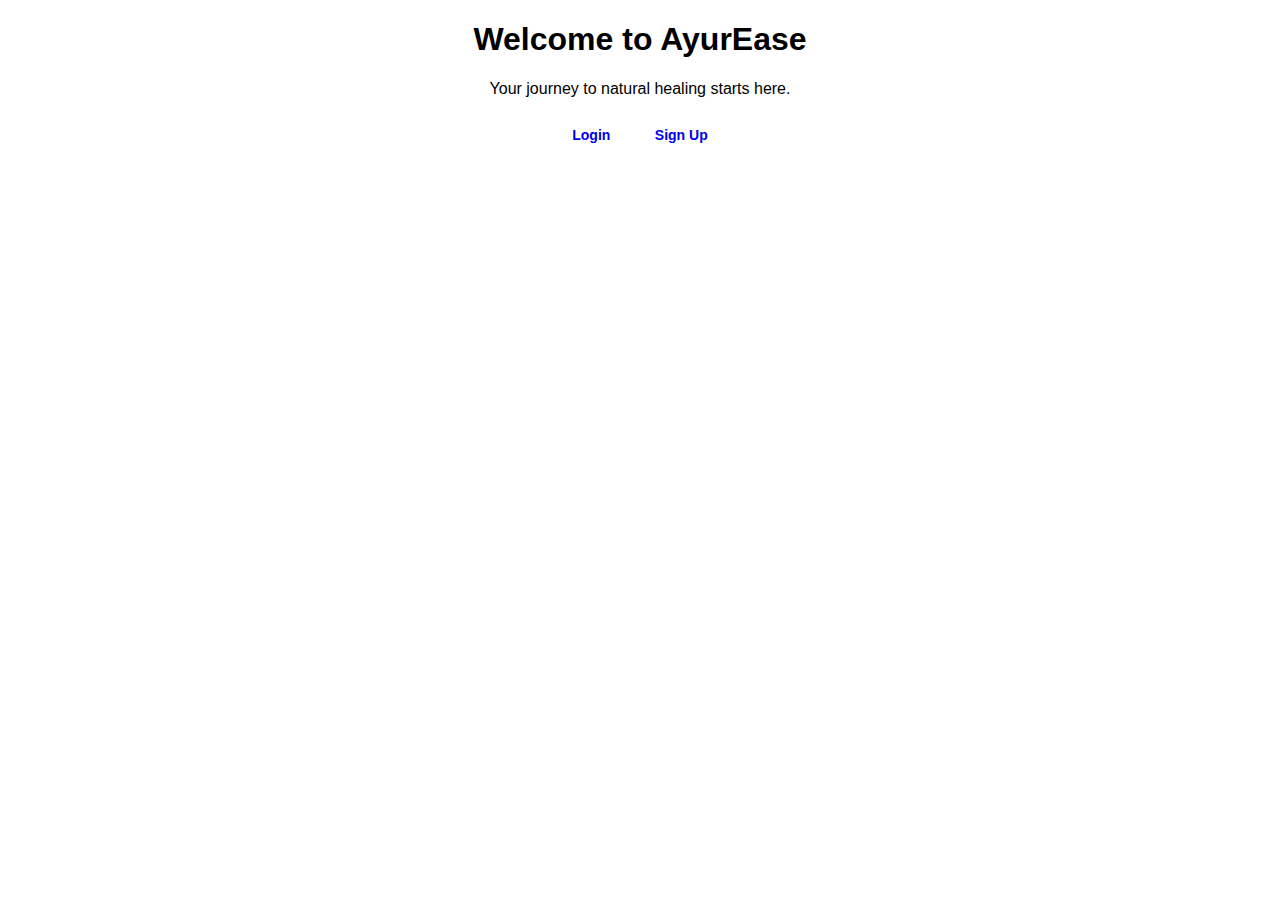
<file: index.html>
<!DOCTYPE html>
<html lang="en">
<head>
    <meta charset="UTF-8">
    <meta name="viewport" content="width=device-width, initial-scale=1.0">
    <title>AyurEase - Home</title>
    <link rel="stylesheet" href="styles.css">
</head>
<body>

    <div class="container">
        <h1>Welcome to AyurEase</h1>
        <p>Your journey to natural healing starts here.</p>
        <a href="login.html" class="btn">Login</a>
        <a href="signup.html" class="btn">Sign Up</a>
    </div>

</body>
</html>
</file>
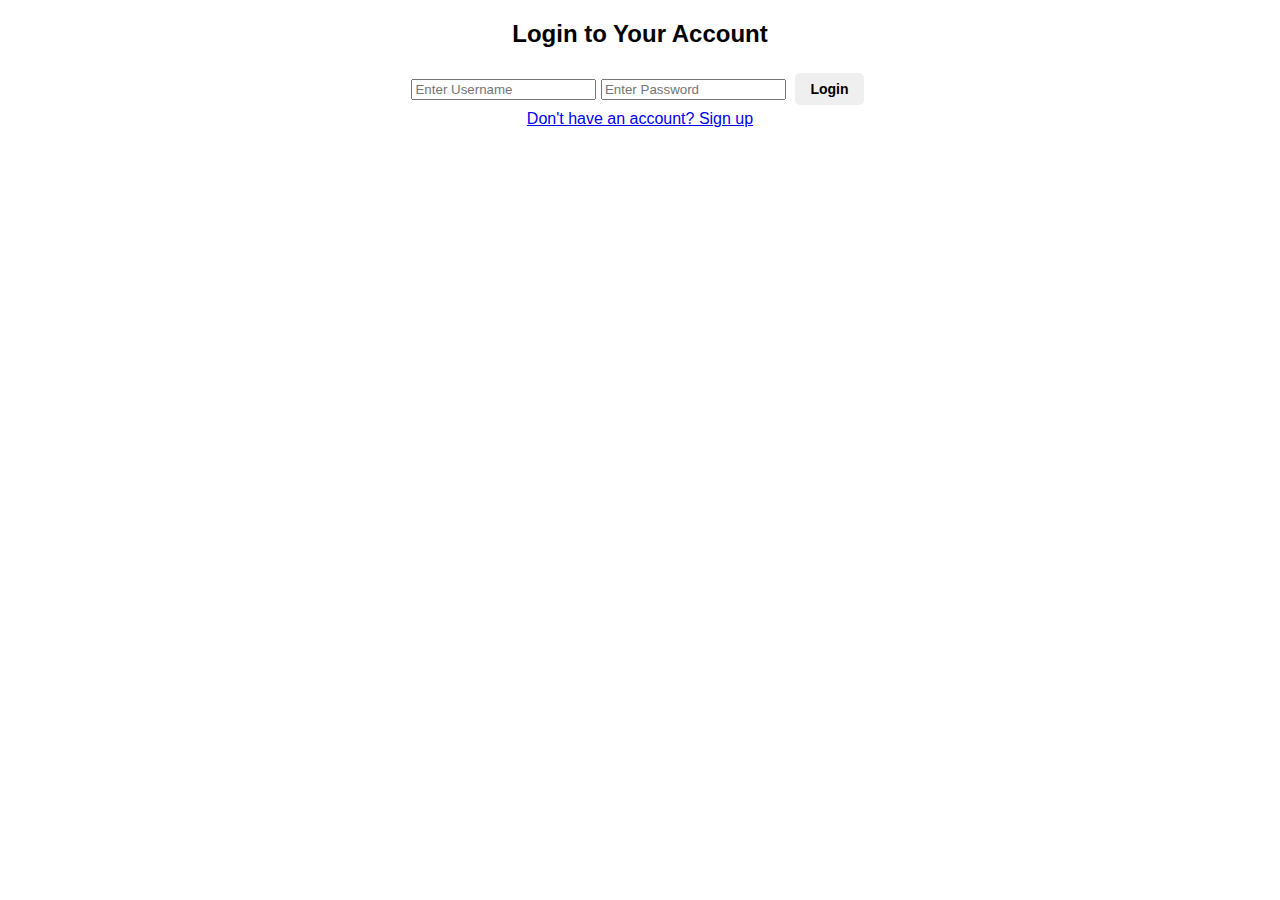
<file: category.html>
<!DOCTYPE html>
<html lang="en">
<head>
    <meta charset="UTF-8">
    <meta name="viewport" content="width=device-width, initial-scale=1.0">
    <title>AyurEase - Remedies</title>
    <link rel="stylesheet" href="styles.css">
</head>
<body>

    <script>
        document.addEventListener("DOMContentLoaded", function () {
            let loggedInUser = localStorage.getItem("loggedInUser");
            if (!loggedInUser) {
                window.location.href = "login.html"; 
            }
        });
    </script>

    <header>
        <h1>AyurEase - Ayurvedic Remedies</h1>
        <nav>
            <button class="btn category-btn" onclick="window.location.href='category.html'">🏠 Home</button>  
            <button class="btn logout-btn" id="logout-link">🚪 Logout</button>
        </nav>
    </header>

    <section class="categories">
        <h2>Categories</h2>
        <div class="category-list">
            <button class="category-btn" onclick="window.location.href='remedy_digestion.html'">Digestion Remedies</button>
            <button class="category-btn" onclick="window.location.href='remedy_skin.html'">Skin Care Remedies</button>
            <button class="category-btn" onclick="window.location.href='remedy_hair.html'">Hair Care Remedies</button>
            <button class="category-btn" onclick="window.location.href='remedy_mental.html'">Mental Health Remedies</button>
            <button class="category-btn" onclick="window.location.href='remedy_sleep.html'">Sleep Remedies</button>
            <button class="category-btn" onclick="window.location.href='remedy_bone.html'">Bone Health Remedies</button>
            <button class="category-btn" onclick="window.location.href='remedy_respiratory.html'">Respiratory Remedies</button>
            <button class="category-btn" onclick="window.location.href='remedy_immunity.html'">Immunity Boosting Remedies</button>
        </div>
    </section>

    <script>
        document.getElementById("logout-link").addEventListener("click", function () {
            localStorage.removeItem("loggedInUser");
            window.location.href = "login.html"; 
        });
    </script>

</body>
</html>
</file>
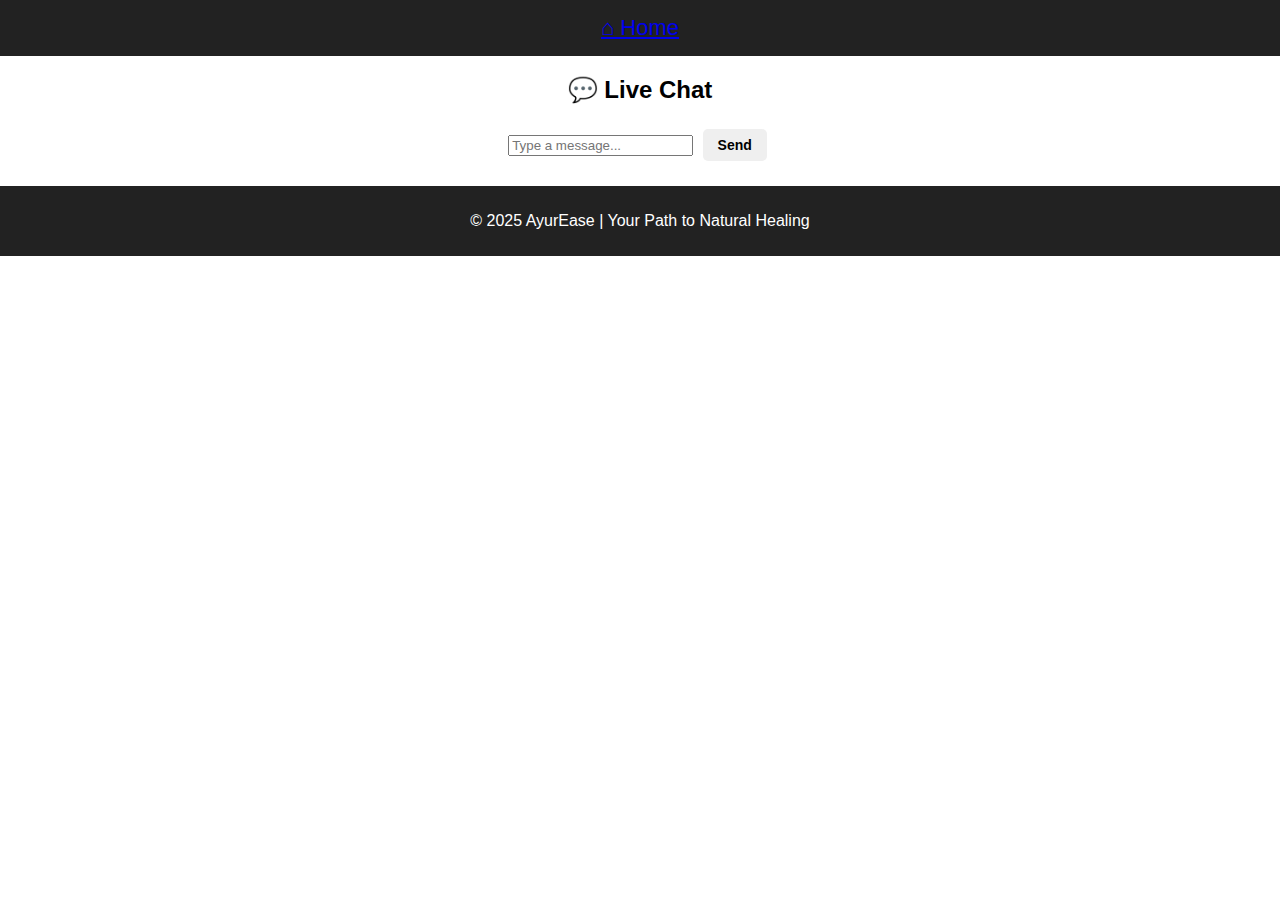
<file: chat.html>
<!DOCTYPE html>
<html lang="en">
<head>
    <meta charset="UTF-8">
    <meta name="viewport" content="width=device-width, initial-scale=1.0">
    <title>AyurEase - Live Chat</title>
    <link rel="stylesheet" href="styles.css">
</head>
<body>
    <header>
        <nav>
            <a href="index.html" class="button home">&#8962; Home</a>
        </nav>
    </header>

    <section id="chat-box">
        <h2>💬 Live Chat</h2>
        <div id="messages"></div>
        <input type="text" id="messageInput" placeholder="Type a message...">
        <button onclick="sendMessage()">Send</button>
    </section>

    <footer>
        <p>&copy; 2025 AyurEase | Your Path to Natural Healing</p>
    </footer>

    <script>
        function loadMessages() {
            let messagesContainer = document.getElementById("messages");
            messagesContainer.innerHTML = "";
            let messages = JSON.parse(localStorage.getItem("chatMessages")) || [];
            messages.forEach(msg => {
                let messageContainer = document.createElement("p");
                messageContainer.textContent = msg;
                messagesContainer.appendChild(messageContainer);
            });
            messagesContainer.scrollTop = messagesContainer.scrollHeight;
        }

        function sendMessage() {
            let input = document.getElementById("messageInput");
            let message = input.value.trim();
            if (message !== "") {
                let messages = JSON.parse(localStorage.getItem("chatMessages")) || [];
                messages.push(message);
                localStorage.setItem("chatMessages", JSON.stringify(messages));
                input.value = "";
                loadMessages();
            }
        }

        document.addEventListener("DOMContentLoaded", loadMessages);
    </script>
</body>
</html>
</file>
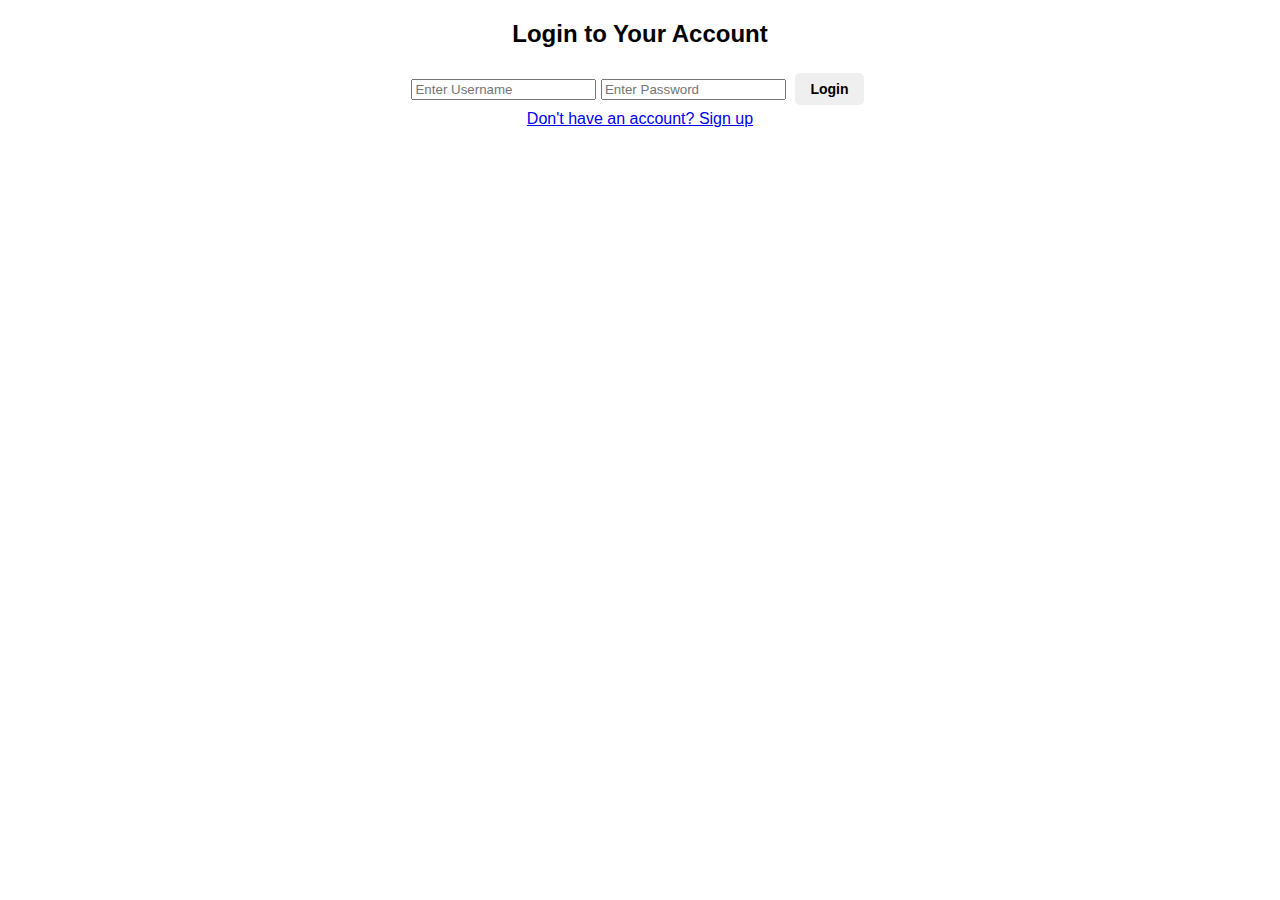
<file: login.html>
<!DOCTYPE html>
<html lang="en">
<head>
    <meta charset="UTF-8">
    <meta name="viewport" content="width=device-width, initial-scale=1.0">
    <title>Login - AyurEase</title>
    <link rel="stylesheet" href="styles.css">
</head>
<body>

    <div class="container">
        <h2>Login to Your Account</h2>
        <form id="login-form">
            <input type="text" id="login-username" placeholder="Enter Username" required>
            <input type="password" id="login-password" placeholder="Enter Password" required>
            <button type="submit" class="btn">Login</button>
        </form>
        <a href="signup.html" class="btn-link">Don't have an account? Sign up</a>
    </div>

    <script src="login.js"></script>

</body>
</html>
</file>
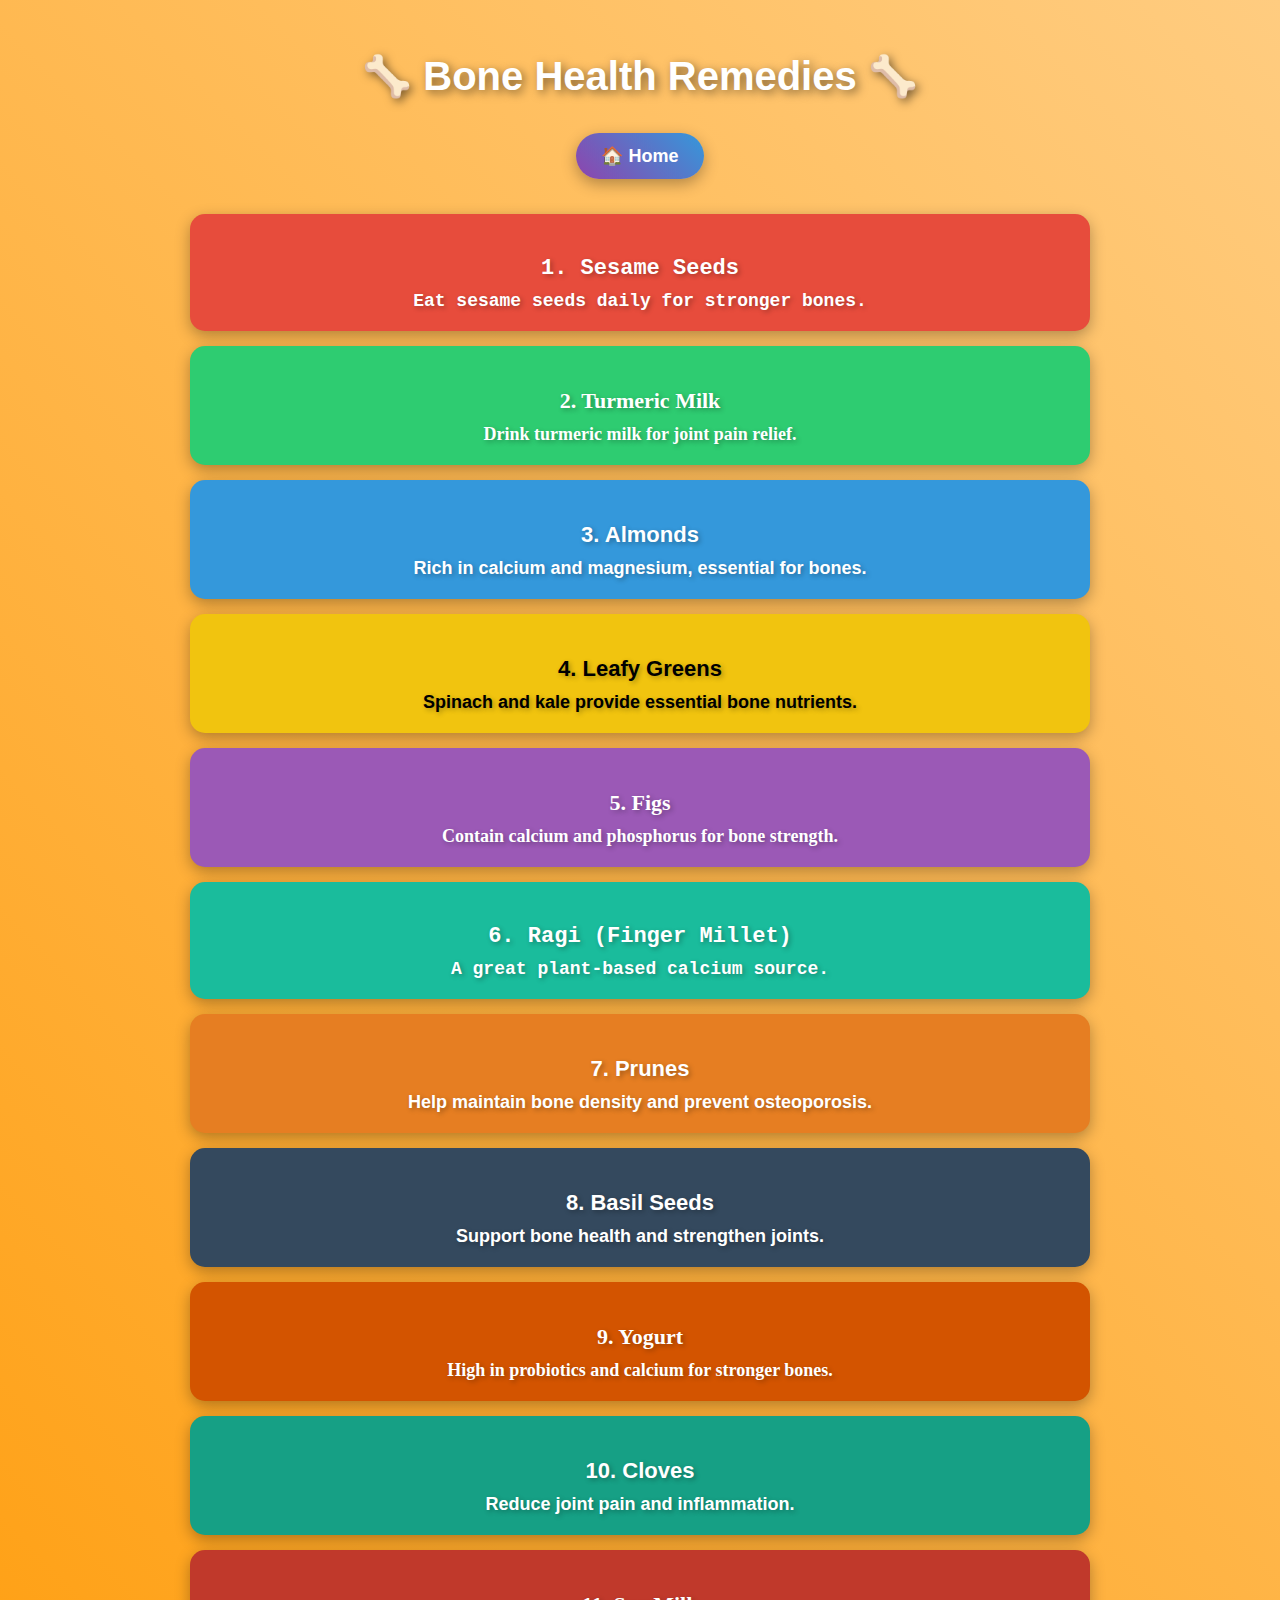
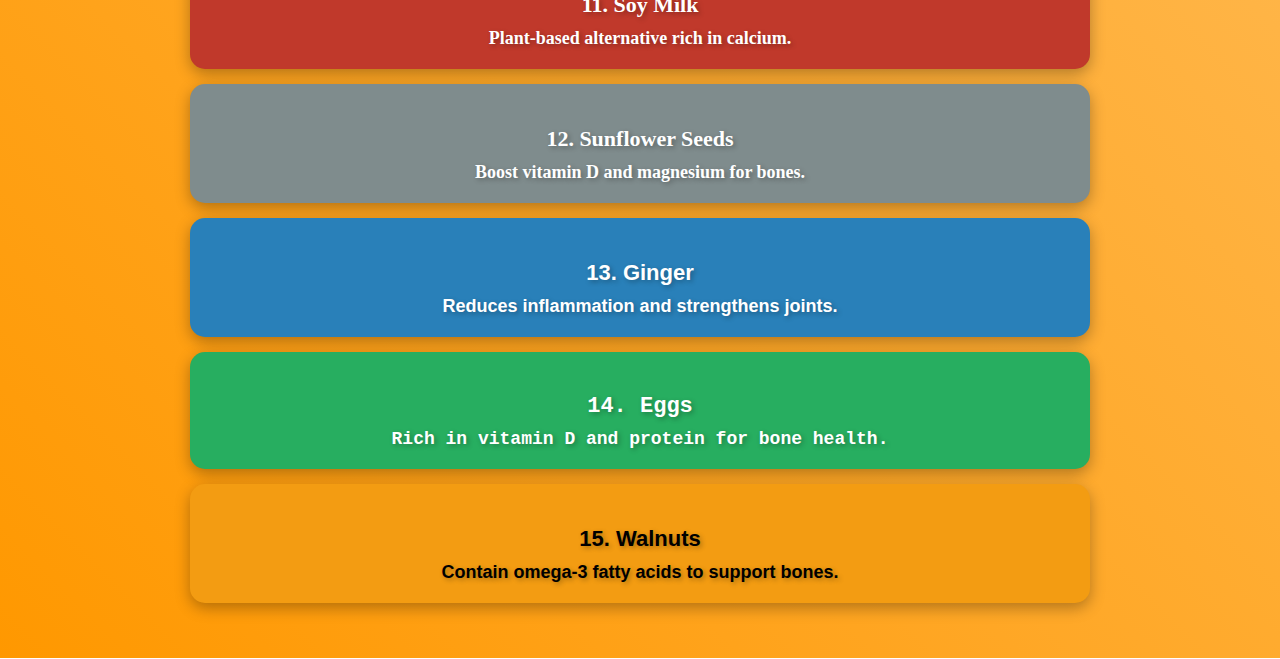
<file: remedy_bone.html>
<!DOCTYPE html>
<html lang="en">
<head>
    <meta charset="UTF-8">
    <meta name="viewport" content="width=device-width, initial-scale=1.0">
    <title>Bone Health Remedies</title>
    <link rel="stylesheet" href="styles.css">
    <style>
        body {
            background: linear-gradient(45deg, #ff9800, #ffcc80);
            font-family: 'Arial', sans-serif;
            text-align: center;
            padding: 20px;
            color: white;
        }
        h2 {
            font-size: 2.5rem;
            text-shadow: 3px 3px 10px rgba(0, 0, 0, 0.5);
        }
        .home {
            display: inline-block;
            background: linear-gradient(45deg, #8e44ad, #3498db);
            color: white;
            padding: 12px 25px;
            text-decoration: none;
            border-radius: 30px;
            font-weight: bold;
            font-size: 18px;
            box-shadow: 0px 5px 15px rgba(0, 0, 0, 0.3);
            transition: 0.3s;
        }
        .home:hover {
            background: linear-gradient(45deg, #3498db, #8e44ad);
            transform: scale(1.05);
        }
        .remedy-container {
            max-width: 900px;
            margin: auto;
            padding: 20px;
        }
        .remedy {
            padding: 20px;
            margin: 15px 0;
            border-radius: 15px;
            box-shadow: 0px 5px 15px rgba(0, 0, 0, 0.3);
            text-align: center;
            font-size: 18px;
            font-weight: bold;
            color: white;
            transition: 0.3s;
            transform: scale(1);
            text-shadow: 2px 2px 5px rgba(0, 0, 0, 0.3);
        }
        .remedy:hover {
            transform: scale(1.05);
            box-shadow: 0px 10px 20px rgba(0, 0, 0, 0.5);
        }
        /* Different styles for each remedy */
        .remedy:nth-child(1) { background: #e74c3c; font-family: 'Courier New', monospace; } 
        .remedy:nth-child(2) { background: #2ecc71; font-family: 'Georgia', serif; }
        .remedy:nth-child(3) { background: #3498db; font-family: 'Verdana', sans-serif; }
        .remedy:nth-child(4) { background: #f1c40f; color: black; font-family: 'Trebuchet MS', sans-serif; }
        .remedy:nth-child(5) { background: #9b59b6; font-family: 'Comic Sans MS', cursive; }
        .remedy:nth-child(6) { background: #1abc9c; font-family: 'Lucida Console', monospace; }
        .remedy:nth-child(7) { background: #e67e22; font-family: 'Arial Black', sans-serif; }
        .remedy:nth-child(8) { background: #34495e; font-family: 'Tahoma', sans-serif; }
        .remedy:nth-child(9) { background: #d35400; font-family: 'Times New Roman', serif; }
        .remedy:nth-child(10) { background: #16a085; font-family: 'Impact', sans-serif; }
        .remedy:nth-child(11) { background: #c0392b; font-family: 'Garamond', serif; }
        .remedy:nth-child(12) { background: #7f8c8d; font-family: 'Palatino Linotype', serif; }
        .remedy:nth-child(13) { background: #2980b9; font-family: 'Franklin Gothic Medium', sans-serif; }
        .remedy:nth-child(14) { background: #27ae60; font-family: 'Courier', monospace; }
        .remedy:nth-child(15) { background: #f39c12; color: black; font-family: 'Century Gothic', sans-serif; }

        .remedy h3 {
            margin-bottom: 10px;
            font-size: 22px;
        }
        .remedy p {
            margin: 0;
            font-size: 18px;
        }
    </style>
</head>
<body>
    <h2>🦴 Bone Health Remedies 🦴</h2>
    <a href="index.html" class="home">🏠 Home</a>

    <div class="remedy-container">
        <div class="remedy">
            <h3>1. Sesame Seeds</h3>
            <p>Eat sesame seeds daily for stronger bones.</p>
        </div>

        <div class="remedy">
            <h3>2. Turmeric Milk</h3>
            <p>Drink turmeric milk for joint pain relief.</p>
        </div>

        <div class="remedy">
            <h3>3. Almonds</h3>
            <p>Rich in calcium and magnesium, essential for bones.</p>
        </div>

        <div class="remedy">
            <h3>4. Leafy Greens</h3>
            <p>Spinach and kale provide essential bone nutrients.</p>
        </div>

        <div class="remedy">
            <h3>5. Figs</h3>
            <p>Contain calcium and phosphorus for bone strength.</p>
        </div>

        <div class="remedy">
            <h3>6. Ragi (Finger Millet)</h3>
            <p>A great plant-based calcium source.</p>
        </div>

        <div class="remedy">
            <h3>7. Prunes</h3>
            <p>Help maintain bone density and prevent osteoporosis.</p>
        </div>

        <div class="remedy">
            <h3>8. Basil Seeds</h3>
            <p>Support bone health and strengthen joints.</p>
        </div>

        <div class="remedy">
            <h3>9. Yogurt</h3>
            <p>High in probiotics and calcium for stronger bones.</p>
        </div>

        <div class="remedy">
            <h3>10. Cloves</h3>
            <p>Reduce joint pain and inflammation.</p>
        </div>

        <div class="remedy">
            <h3>11. Soy Milk</h3>
            <p>Plant-based alternative rich in calcium.</p>
        </div>

        <div class="remedy">
            <h3>12. Sunflower Seeds</h3>
            <p>Boost vitamin D and magnesium for bones.</p>
        </div>

        <div class="remedy">
            <h3>13. Ginger</h3>
            <p>Reduces inflammation and strengthens joints.</p>
        </div>

        <div class="remedy">
            <h3>14. Eggs</h3>
            <p>Rich in vitamin D and protein for bone health.</p>
        </div>

        <div class="remedy">
            <h3>15. Walnuts</h3>
            <p>Contain omega-3 fatty acids to support bones.</p>
        </div>
    </div>
</body>
</html>
</file>
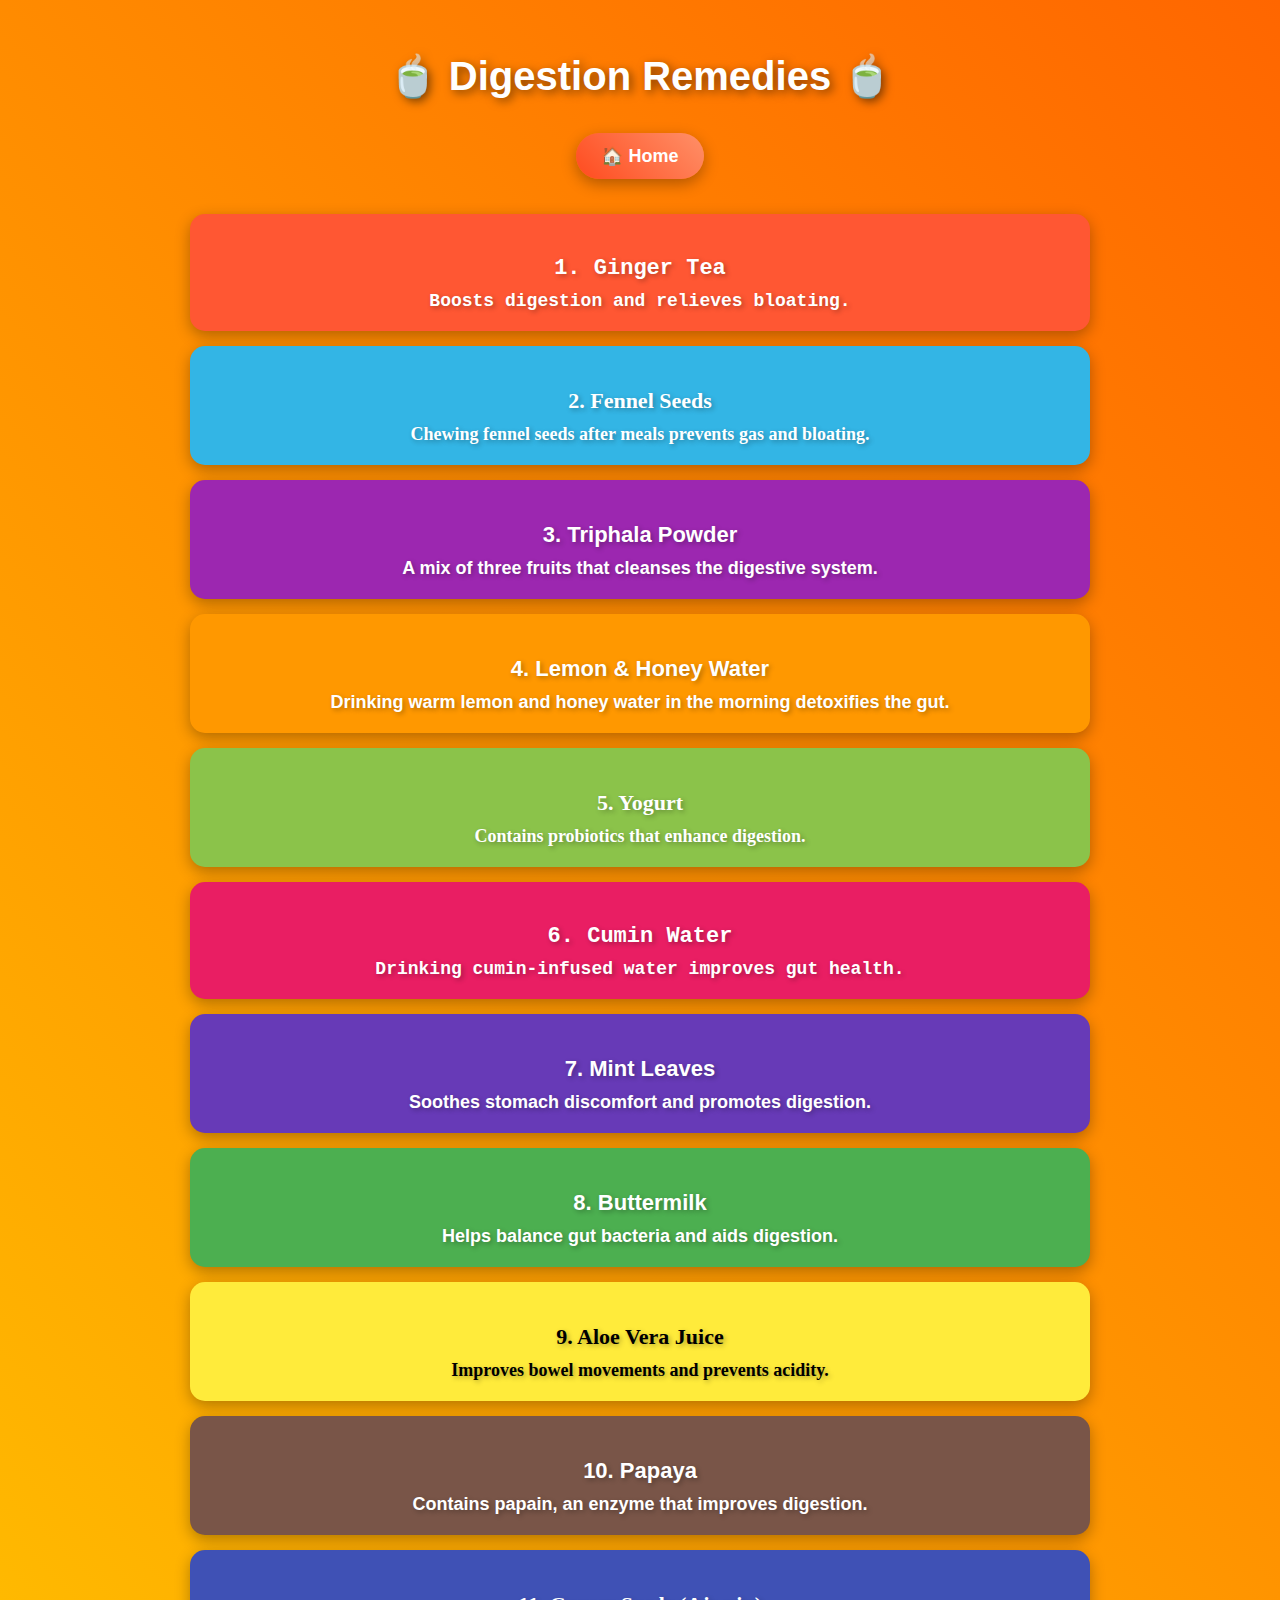
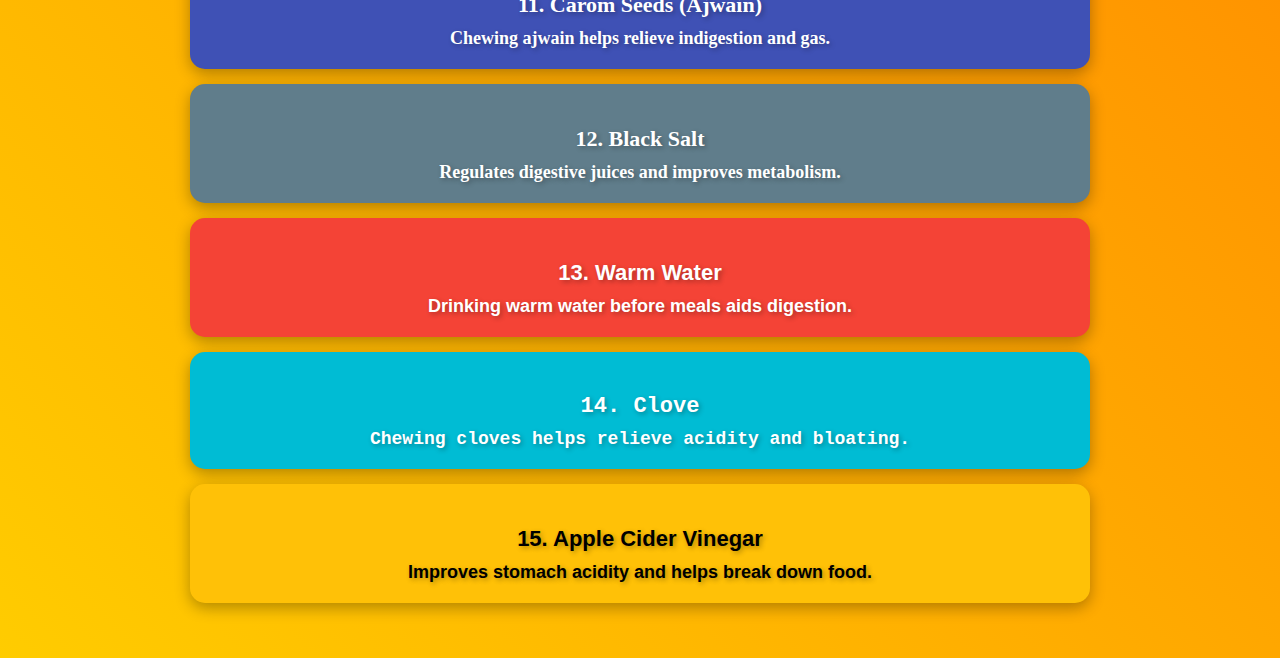
<file: remedy_digestion.html>
<!DOCTYPE html>
<html lang="en">
<head>
    <meta charset="UTF-8">
    <meta name="viewport" content="width=device-width, initial-scale=1.0">
    <title>Digestion Remedies</title>
    <link rel="stylesheet" href="styles.css">
    <style>
        body {
            background: linear-gradient(45deg, #ffcc00, #ff6600);
            font-family: 'Arial', sans-serif;
            text-align: center;
            padding: 20px;
            color: white;
        }
        h2 {
            font-size: 2.5rem;
            text-shadow: 3px 3px 10px rgba(0, 0, 0, 0.5);
        }
        .home {
            display: inline-block;
            background: linear-gradient(45deg, #ff4b1f, #ff9068);
            color: white;
            padding: 12px 25px;
            text-decoration: none;
            border-radius: 30px;
            font-weight: bold;
            font-size: 18px;
            box-shadow: 0px 5px 15px rgba(0, 0, 0, 0.3);
            transition: 0.3s;
        }
        .home:hover {
            background: linear-gradient(45deg, #ff9068, #ff4b1f);
            transform: scale(1.05);
        }
        .remedy-container {
            max-width: 900px;
            margin: auto;
            padding: 20px;
        }
        .remedy {
            padding: 20px;
            margin: 15px 0;
            border-radius: 15px;
            box-shadow: 0px 5px 15px rgba(0, 0, 0, 0.3);
            text-align: center;
            font-size: 18px;
            font-weight: bold;
            color: white;
            transition: 0.3s;
            transform: scale(1);
            text-shadow: 2px 2px 5px rgba(0, 0, 0, 0.3);
        }
        .remedy:hover {
            transform: scale(1.05);
            box-shadow: 0px 10px 20px rgba(0, 0, 0, 0.5);
        }
        /* Different styles for each remedy */
        .remedy:nth-child(1) { background: #ff5733; font-family: 'Courier New', monospace; } 
        .remedy:nth-child(2) { background: #33b5e5; font-family: 'Georgia', serif; }
        .remedy:nth-child(3) { background: #9c27b0; font-family: 'Verdana', sans-serif; }
        .remedy:nth-child(4) { background: #ff9800; font-family: 'Trebuchet MS', sans-serif; }
        .remedy:nth-child(5) { background: #8bc34a; font-family: 'Comic Sans MS', cursive; }
        .remedy:nth-child(6) { background: #e91e63; font-family: 'Lucida Console', monospace; }
        .remedy:nth-child(7) { background: #673ab7; font-family: 'Arial Black', sans-serif; }
        .remedy:nth-child(8) { background: #4caf50; font-family: 'Tahoma', sans-serif; }
        .remedy:nth-child(9) { background: #ffeb3b; color: black; font-family: 'Times New Roman', serif; }
        .remedy:nth-child(10) { background: #795548; font-family: 'Impact', sans-serif; }
        .remedy:nth-child(11) { background: #3f51b5; font-family: 'Garamond', serif; }
        .remedy:nth-child(12) { background: #607d8b; font-family: 'Palatino Linotype', serif; }
        .remedy:nth-child(13) { background: #f44336; font-family: 'Franklin Gothic Medium', sans-serif; }
        .remedy:nth-child(14) { background: #00bcd4; font-family: 'Courier', monospace; }
        .remedy:nth-child(15) { background: #ffc107; color: black; font-family: 'Century Gothic', sans-serif; }

        .remedy h3 {
            margin-bottom: 10px;
            font-size: 22px;
        }
        .remedy p {
            margin: 0;
            font-size: 18px;
        }
    </style>
</head>
<body>
    <h2>🍵 Digestion Remedies 🍵</h2>
    <a href="index.html" class="home">🏠 Home</a>

    <div class="remedy-container">
        <div class="remedy">
            <h3>1. Ginger Tea</h3>
            <p>Boosts digestion and relieves bloating.</p>
        </div>

        <div class="remedy">
            <h3>2. Fennel Seeds</h3>
            <p>Chewing fennel seeds after meals prevents gas and bloating.</p>
        </div>

        <div class="remedy">
            <h3>3. Triphala Powder</h3>
            <p>A mix of three fruits that cleanses the digestive system.</p>
        </div>

        <div class="remedy">
            <h3>4. Lemon & Honey Water</h3>
            <p>Drinking warm lemon and honey water in the morning detoxifies the gut.</p>
        </div>

        <div class="remedy">
            <h3>5. Yogurt</h3>
            <p>Contains probiotics that enhance digestion.</p>
        </div>

        <div class="remedy">
            <h3>6. Cumin Water</h3>
            <p>Drinking cumin-infused water improves gut health.</p>
        </div>

        <div class="remedy">
            <h3>7. Mint Leaves</h3>
            <p>Soothes stomach discomfort and promotes digestion.</p>
        </div>

        <div class="remedy">
            <h3>8. Buttermilk</h3>
            <p>Helps balance gut bacteria and aids digestion.</p>
        </div>

        <div class="remedy">
            <h3>9. Aloe Vera Juice</h3>
            <p>Improves bowel movements and prevents acidity.</p>
        </div>

        <div class="remedy">
            <h3>10. Papaya</h3>
            <p>Contains papain, an enzyme that improves digestion.</p>
        </div>

        <div class="remedy">
            <h3>11. Carom Seeds (Ajwain)</h3>
            <p>Chewing ajwain helps relieve indigestion and gas.</p>
        </div>

        <div class="remedy">
            <h3>12. Black Salt</h3>
            <p>Regulates digestive juices and improves metabolism.</p>
        </div>

        <div class="remedy">
            <h3>13. Warm Water</h3>
            <p>Drinking warm water before meals aids digestion.</p>
        </div>

        <div class="remedy">
            <h3>14. Clove</h3>
            <p>Chewing cloves helps relieve acidity and bloating.</p>
        </div>

        <div class="remedy">
            <h3>15. Apple Cider Vinegar</h3>
            <p>Improves stomach acidity and helps break down food.</p>
        </div>
    </div>
</body>
</html>
</file>
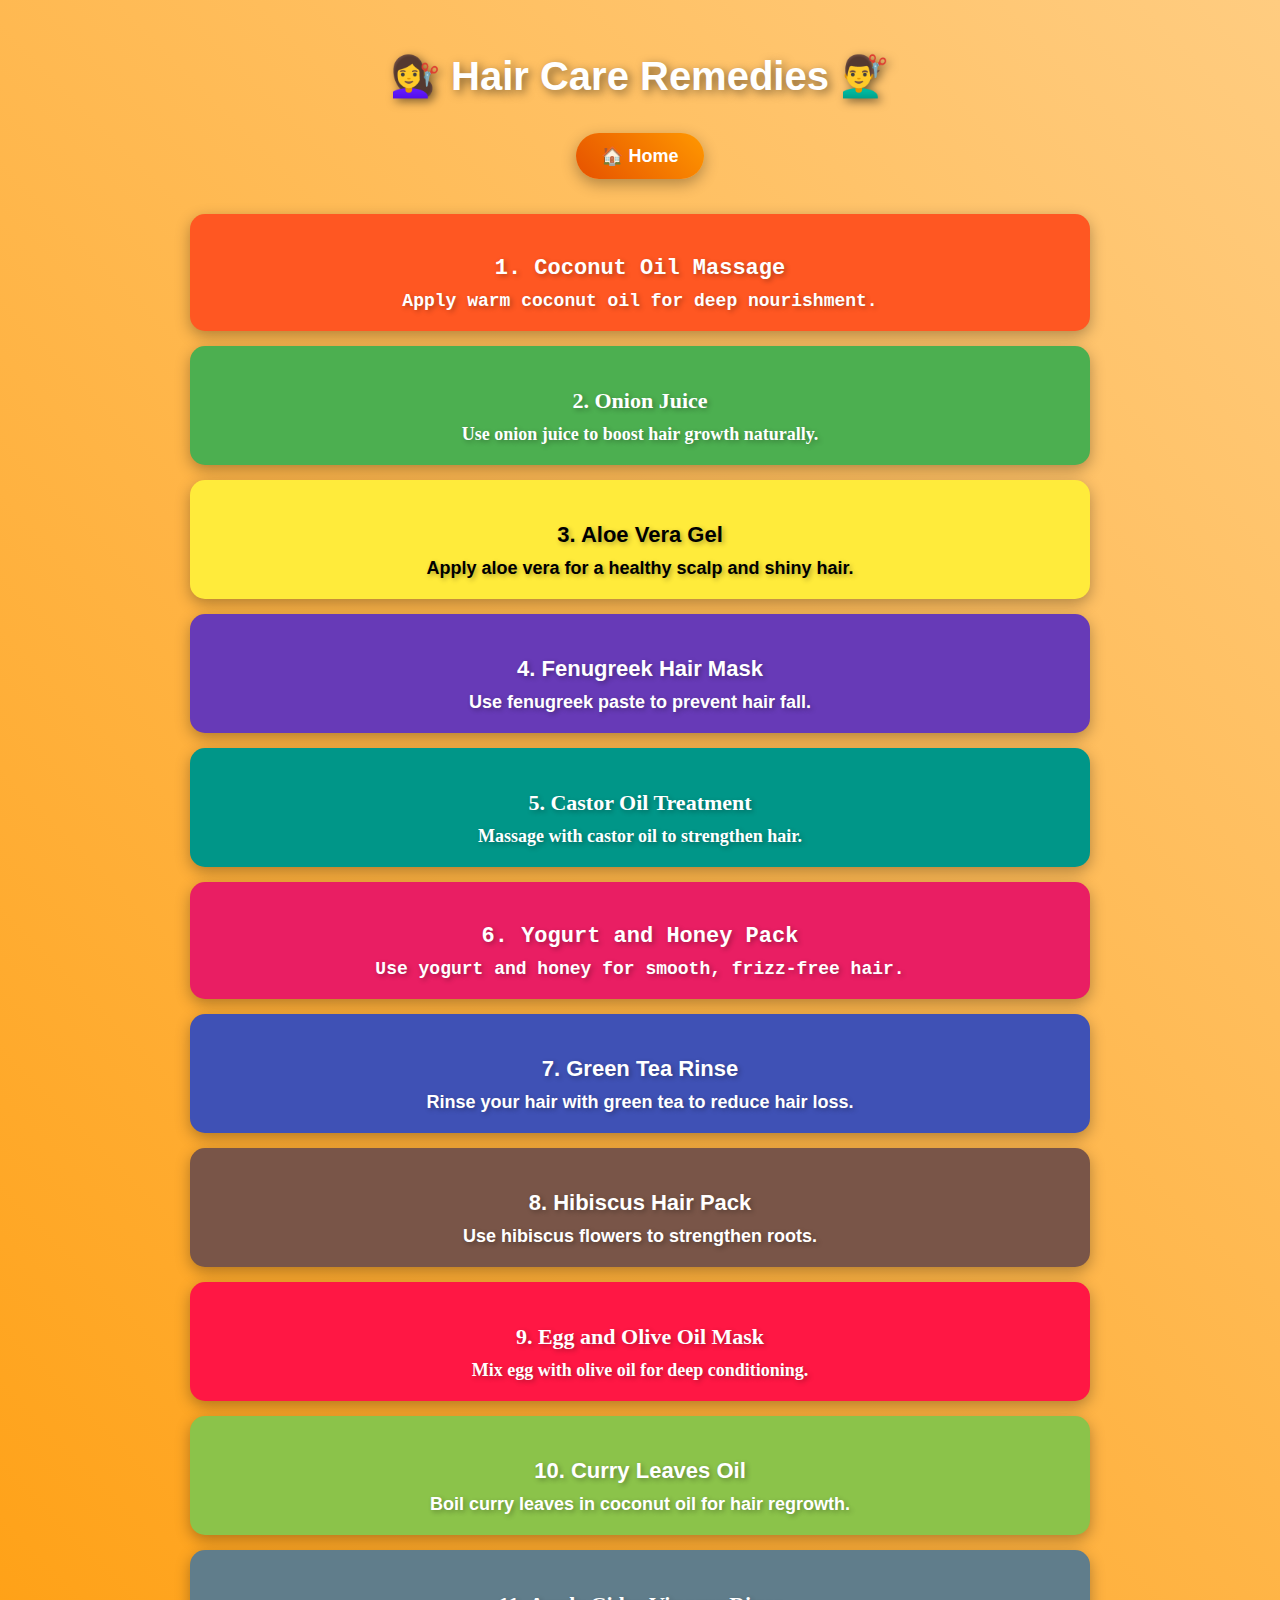
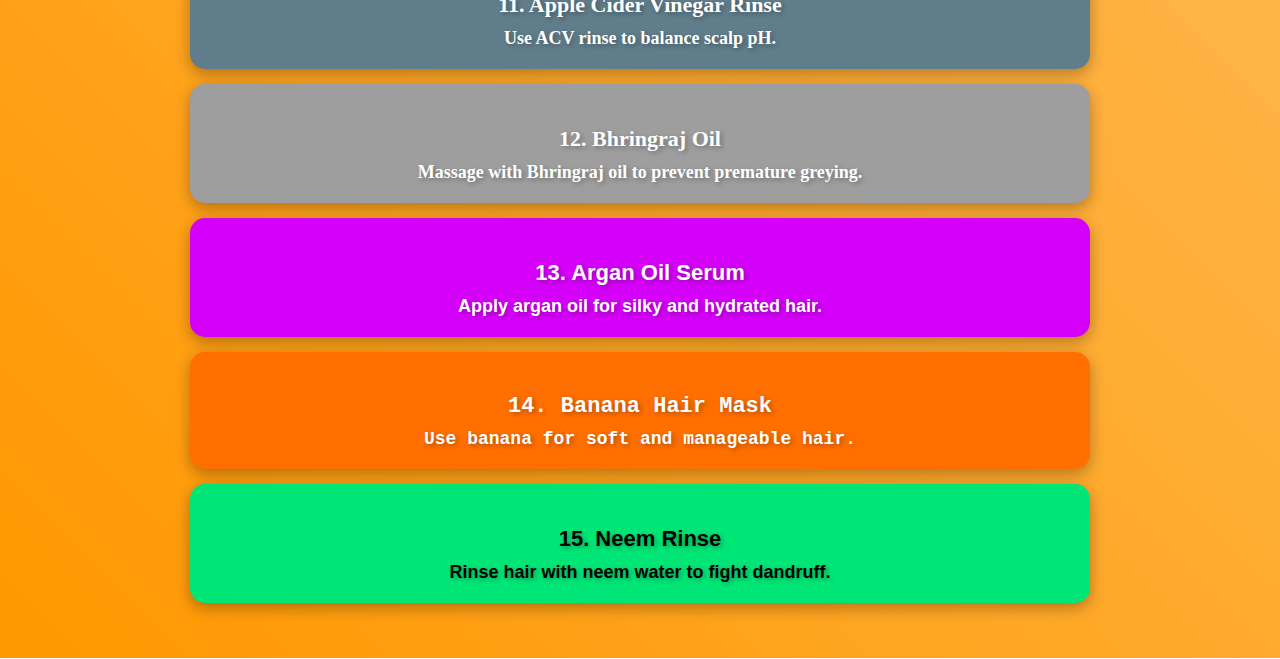
<file: remedy_hair.html>
<!DOCTYPE html>
<html lang="en">
<head>
    <meta charset="UTF-8">
    <meta name="viewport" content="width=device-width, initial-scale=1.0">
    <title>Hair Care Remedies</title>
    <link rel="stylesheet" href="styles.css">
    <style>
        body {
            background: linear-gradient(45deg, #ff9800, #ffcc80);
            font-family: 'Arial', sans-serif;
            text-align: center;
            padding: 20px;
            color: white;
        }
        h2 {
            font-size: 2.5rem;
            text-shadow: 3px 3px 10px rgba(0, 0, 0, 0.5);
        }
        .home {
            display: inline-block;
            background: linear-gradient(45deg, #e65100, #ff9800);
            color: white;
            padding: 12px 25px;
            text-decoration: none;
            border-radius: 30px;
            font-weight: bold;
            font-size: 18px;
            box-shadow: 0px 5px 15px rgba(0, 0, 0, 0.3);
            transition: 0.3s;
        }
        .home:hover {
            background: linear-gradient(45deg, #ff9800, #e65100);
            transform: scale(1.05);
        }
        .remedy-container {
            max-width: 900px;
            margin: auto;
            padding: 20px;
        }
        .remedy {
            padding: 20px;
            margin: 15px 0;
            border-radius: 15px;
            box-shadow: 0px 5px 15px rgba(0, 0, 0, 0.3);
            text-align: center;
            font-size: 18px;
            font-weight: bold;
            color: white;
            transition: 0.3s;
            transform: scale(1);
            text-shadow: 2px 2px 5px rgba(0, 0, 0, 0.3);
        }
        .remedy:hover {
            transform: scale(1.05);
            box-shadow: 0px 10px 20px rgba(0, 0, 0, 0.5);
        }
        /* Different styles for each remedy */
        .remedy:nth-child(1) { background: #ff5722; font-family: 'Courier New', monospace; } 
        .remedy:nth-child(2) { background: #4caf50; font-family: 'Georgia', serif; }
        .remedy:nth-child(3) { background: #ffeb3b; color: black; font-family: 'Verdana', sans-serif; }
        .remedy:nth-child(4) { background: #673ab7; font-family: 'Trebuchet MS', sans-serif; }
        .remedy:nth-child(5) { background: #009688; font-family: 'Comic Sans MS', cursive; }
        .remedy:nth-child(6) { background: #e91e63; font-family: 'Lucida Console', monospace; }
        .remedy:nth-child(7) { background: #3f51b5; font-family: 'Arial Black', sans-serif; }
        .remedy:nth-child(8) { background: #795548; font-family: 'Tahoma', sans-serif; }
        .remedy:nth-child(9) { background: #ff1744; font-family: 'Times New Roman', serif; }
        .remedy:nth-child(10) { background: #8bc34a; font-family: 'Impact', sans-serif; }
        .remedy:nth-child(11) { background: #607d8b; font-family: 'Garamond', serif; }
        .remedy:nth-child(12) { background: #9e9e9e; font-family: 'Palatino Linotype', serif; }
        .remedy:nth-child(13) { background: #d500f9; font-family: 'Franklin Gothic Medium', sans-serif; }
        .remedy:nth-child(14) { background: #ff6f00; font-family: 'Courier', monospace; }
        .remedy:nth-child(15) { background: #00e676; color: black; font-family: 'Century Gothic', sans-serif; }

        .remedy h3 {
            margin-bottom: 10px;
            font-size: 22px;
        }
        .remedy p {
            margin: 0;
            font-size: 18px;
        }
    </style>
</head>
<body>
    <h2>💇‍♀️ Hair Care Remedies 💇‍♂️</h2>
    <a href="index.html" class="home">🏠 Home</a>

    <div class="remedy-container">
        <div class="remedy">
            <h3>1. Coconut Oil Massage</h3>
            <p>Apply warm coconut oil for deep nourishment.</p>
        </div>

        <div class="remedy">
            <h3>2. Onion Juice</h3>
            <p>Use onion juice to boost hair growth naturally.</p>
        </div>

        <div class="remedy">
            <h3>3. Aloe Vera Gel</h3>
            <p>Apply aloe vera for a healthy scalp and shiny hair.</p>
        </div>

        <div class="remedy">
            <h3>4. Fenugreek Hair Mask</h3>
            <p>Use fenugreek paste to prevent hair fall.</p>
        </div>

        <div class="remedy">
            <h3>5. Castor Oil Treatment</h3>
            <p>Massage with castor oil to strengthen hair.</p>
        </div>

        <div class="remedy">
            <h3>6. Yogurt and Honey Pack</h3>
            <p>Use yogurt and honey for smooth, frizz-free hair.</p>
        </div>

        <div class="remedy">
            <h3>7. Green Tea Rinse</h3>
            <p>Rinse your hair with green tea to reduce hair loss.</p>
        </div>

        <div class="remedy">
            <h3>8. Hibiscus Hair Pack</h3>
            <p>Use hibiscus flowers to strengthen roots.</p>
        </div>

        <div class="remedy">
            <h3>9. Egg and Olive Oil Mask</h3>
            <p>Mix egg with olive oil for deep conditioning.</p>
        </div>

        <div class="remedy">
            <h3>10. Curry Leaves Oil</h3>
            <p>Boil curry leaves in coconut oil for hair regrowth.</p>
        </div>

        <div class="remedy">
            <h3>11. Apple Cider Vinegar Rinse</h3>
            <p>Use ACV rinse to balance scalp pH.</p>
        </div>

        <div class="remedy">
            <h3>12. Bhringraj Oil</h3>
            <p>Massage with Bhringraj oil to prevent premature greying.</p>
        </div>

        <div class="remedy">
            <h3>13. Argan Oil Serum</h3>
            <p>Apply argan oil for silky and hydrated hair.</p>
        </div>

        <div class="remedy">
            <h3>14. Banana Hair Mask</h3>
            <p>Use banana for soft and manageable hair.</p>
        </div>

        <div class="remedy">
            <h3>15. Neem Rinse</h3>
            <p>Rinse hair with neem water to fight dandruff.</p>
        </div>
    </div>
</body>
</html>
</file>
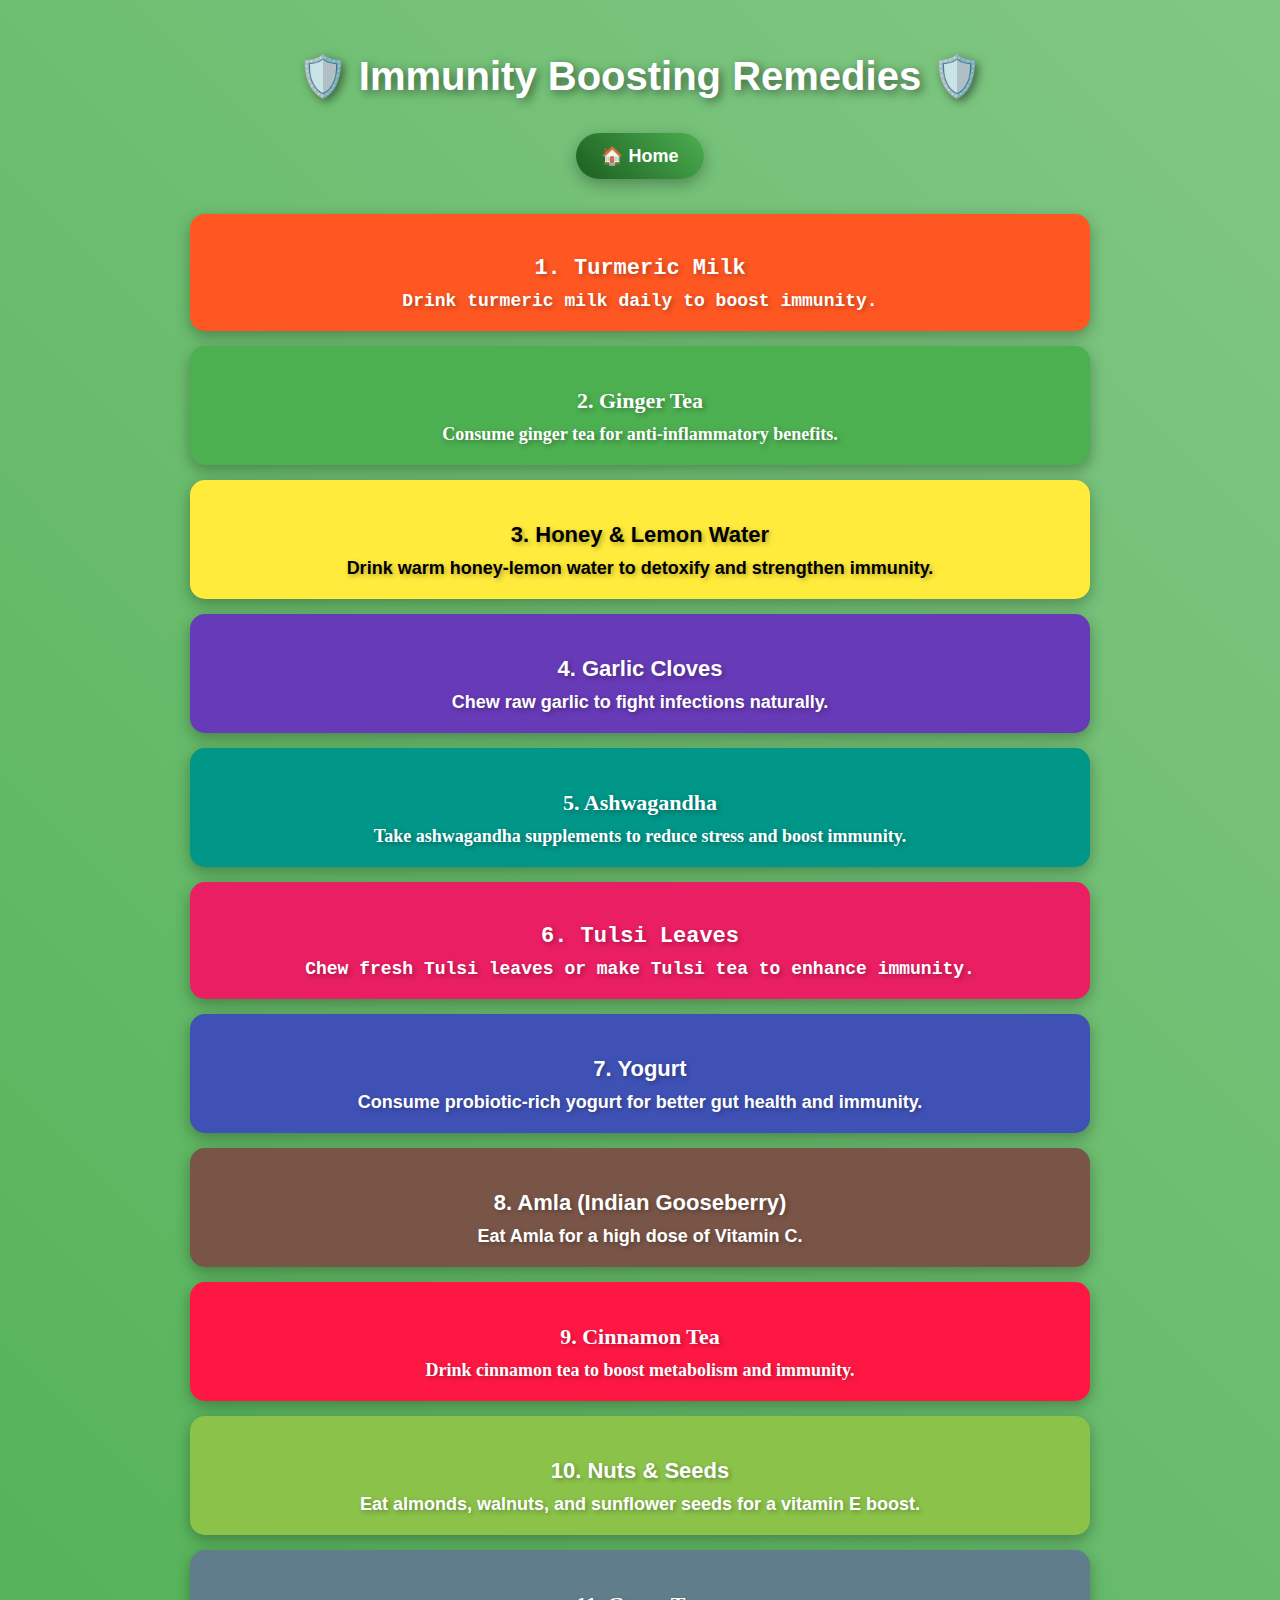
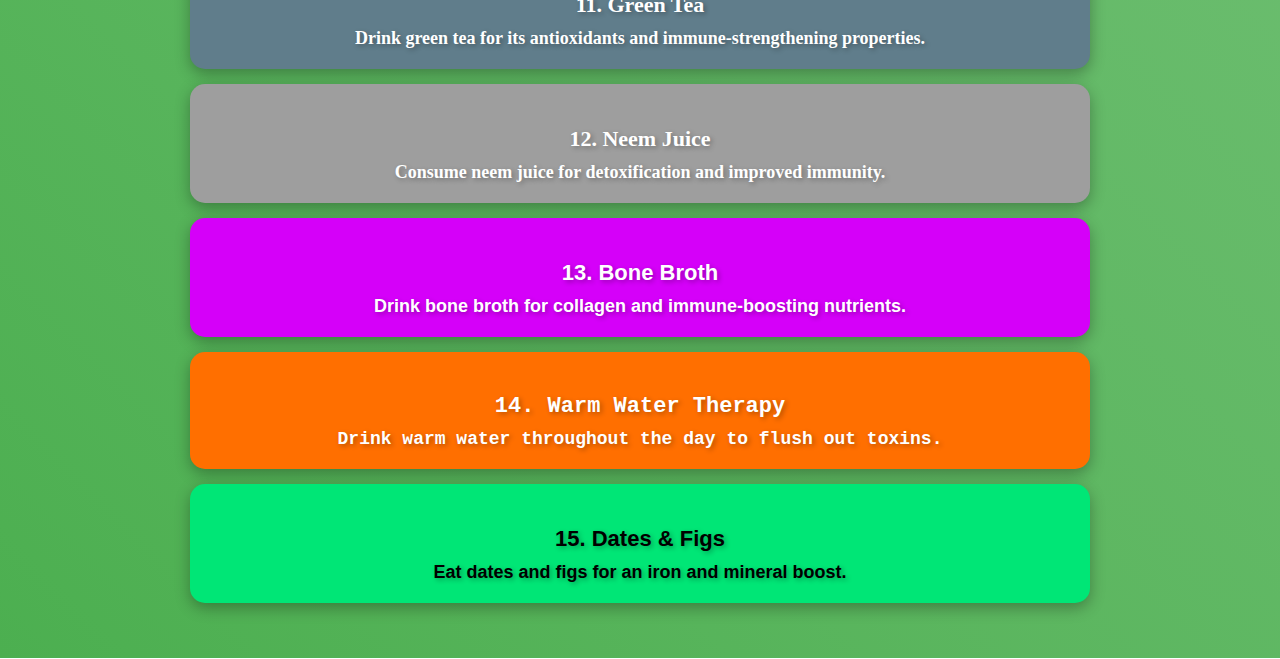
<file: remedy_immunity.html>
<!DOCTYPE html>
<html lang="en">
<head>
    <meta charset="UTF-8">
    <meta name="viewport" content="width=device-width, initial-scale=1.0">
    <title>Immunity Boosting Remedies</title>
    <link rel="stylesheet" href="styles.css">
    <style>
        body {
            background: linear-gradient(45deg, #4caf50, #81c784);
            font-family: 'Arial', sans-serif;
            text-align: center;
            padding: 20px;
            color: white;
        }
        h2 {
            font-size: 2.5rem;
            text-shadow: 3px 3px 10px rgba(0, 0, 0, 0.5);
        }
        .home {
            display: inline-block;
            background: linear-gradient(45deg, #1b5e20, #4caf50);
            color: white;
            padding: 12px 25px;
            text-decoration: none;
            border-radius: 30px;
            font-weight: bold;
            font-size: 18px;
            box-shadow: 0px 5px 15px rgba(0, 0, 0, 0.3);
            transition: 0.3s;
        }
        .home:hover {
            background: linear-gradient(45deg, #4caf50, #1b5e20);
            transform: scale(1.05);
        }
        .remedy-container {
            max-width: 900px;
            margin: auto;
            padding: 20px;
        }
        .remedy {
            padding: 20px;
            margin: 15px 0;
            border-radius: 15px;
            box-shadow: 0px 5px 15px rgba(0, 0, 0, 0.3);
            text-align: center;
            font-size: 18px;
            font-weight: bold;
            color: white;
            transition: 0.3s;
            transform: scale(1);
            text-shadow: 2px 2px 5px rgba(0, 0, 0, 0.3);
        }
        .remedy:hover {
            transform: scale(1.05);
            box-shadow: 0px 10px 20px rgba(0, 0, 0, 0.5);
        }
        /* Different styles for each remedy */
        .remedy:nth-child(1) { background: #ff5722; font-family: 'Courier New', monospace; } 
        .remedy:nth-child(2) { background: #4caf50; font-family: 'Georgia', serif; }
        .remedy:nth-child(3) { background: #ffeb3b; color: black; font-family: 'Verdana', sans-serif; }
        .remedy:nth-child(4) { background: #673ab7; font-family: 'Trebuchet MS', sans-serif; }
        .remedy:nth-child(5) { background: #009688; font-family: 'Comic Sans MS', cursive; }
        .remedy:nth-child(6) { background: #e91e63; font-family: 'Lucida Console', monospace; }
        .remedy:nth-child(7) { background: #3f51b5; font-family: 'Arial Black', sans-serif; }
        .remedy:nth-child(8) { background: #795548; font-family: 'Tahoma', sans-serif; }
        .remedy:nth-child(9) { background: #ff1744; font-family: 'Times New Roman', serif; }
        .remedy:nth-child(10) { background: #8bc34a; font-family: 'Impact', sans-serif; }
        .remedy:nth-child(11) { background: #607d8b; font-family: 'Garamond', serif; }
        .remedy:nth-child(12) { background: #9e9e9e; font-family: 'Palatino Linotype', serif; }
        .remedy:nth-child(13) { background: #d500f9; font-family: 'Franklin Gothic Medium', sans-serif; }
        .remedy:nth-child(14) { background: #ff6f00; font-family: 'Courier', monospace; }
        .remedy:nth-child(15) { background: #00e676; color: black; font-family: 'Century Gothic', sans-serif; }

        .remedy h3 {
            margin-bottom: 10px;
            font-size: 22px;
        }
        .remedy p {
            margin: 0;
            font-size: 18px;
        }
    </style>
</head>
<body>
    <h2>🛡️ Immunity Boosting Remedies 🛡️</h2>
    <a href="index.html" class="home">🏠 Home</a>

    <div class="remedy-container">
        <div class="remedy">
            <h3>1. Turmeric Milk</h3>
            <p>Drink turmeric milk daily to boost immunity.</p>
        </div>

        <div class="remedy">
            <h3>2. Ginger Tea</h3>
            <p>Consume ginger tea for anti-inflammatory benefits.</p>
        </div>

        <div class="remedy">
            <h3>3. Honey & Lemon Water</h3>
            <p>Drink warm honey-lemon water to detoxify and strengthen immunity.</p>
        </div>

        <div class="remedy">
            <h3>4. Garlic Cloves</h3>
            <p>Chew raw garlic to fight infections naturally.</p>
        </div>

        <div class="remedy">
            <h3>5. Ashwagandha</h3>
            <p>Take ashwagandha supplements to reduce stress and boost immunity.</p>
        </div>

        <div class="remedy">
            <h3>6. Tulsi Leaves</h3>
            <p>Chew fresh Tulsi leaves or make Tulsi tea to enhance immunity.</p>
        </div>

        <div class="remedy">
            <h3>7. Yogurt</h3>
            <p>Consume probiotic-rich yogurt for better gut health and immunity.</p>
        </div>

        <div class="remedy">
            <h3>8. Amla (Indian Gooseberry)</h3>
            <p>Eat Amla for a high dose of Vitamin C.</p>
        </div>

        <div class="remedy">
            <h3>9. Cinnamon Tea</h3>
            <p>Drink cinnamon tea to boost metabolism and immunity.</p>
        </div>

        <div class="remedy">
            <h3>10. Nuts & Seeds</h3>
            <p>Eat almonds, walnuts, and sunflower seeds for a vitamin E boost.</p>
        </div>

        <div class="remedy">
            <h3>11. Green Tea</h3>
            <p>Drink green tea for its antioxidants and immune-strengthening properties.</p>
        </div>

        <div class="remedy">
            <h3>12. Neem Juice</h3>
            <p>Consume neem juice for detoxification and improved immunity.</p>
        </div>

        <div class="remedy">
            <h3>13. Bone Broth</h3>
            <p>Drink bone broth for collagen and immune-boosting nutrients.</p>
        </div>

        <div class="remedy">
            <h3>14. Warm Water Therapy</h3>
            <p>Drink warm water throughout the day to flush out toxins.</p>
        </div>

        <div class="remedy">
            <h3>15. Dates & Figs</h3>
            <p>Eat dates and figs for an iron and mineral boost.</p>
        </div>
    </div>
</body>
</html>
</file>
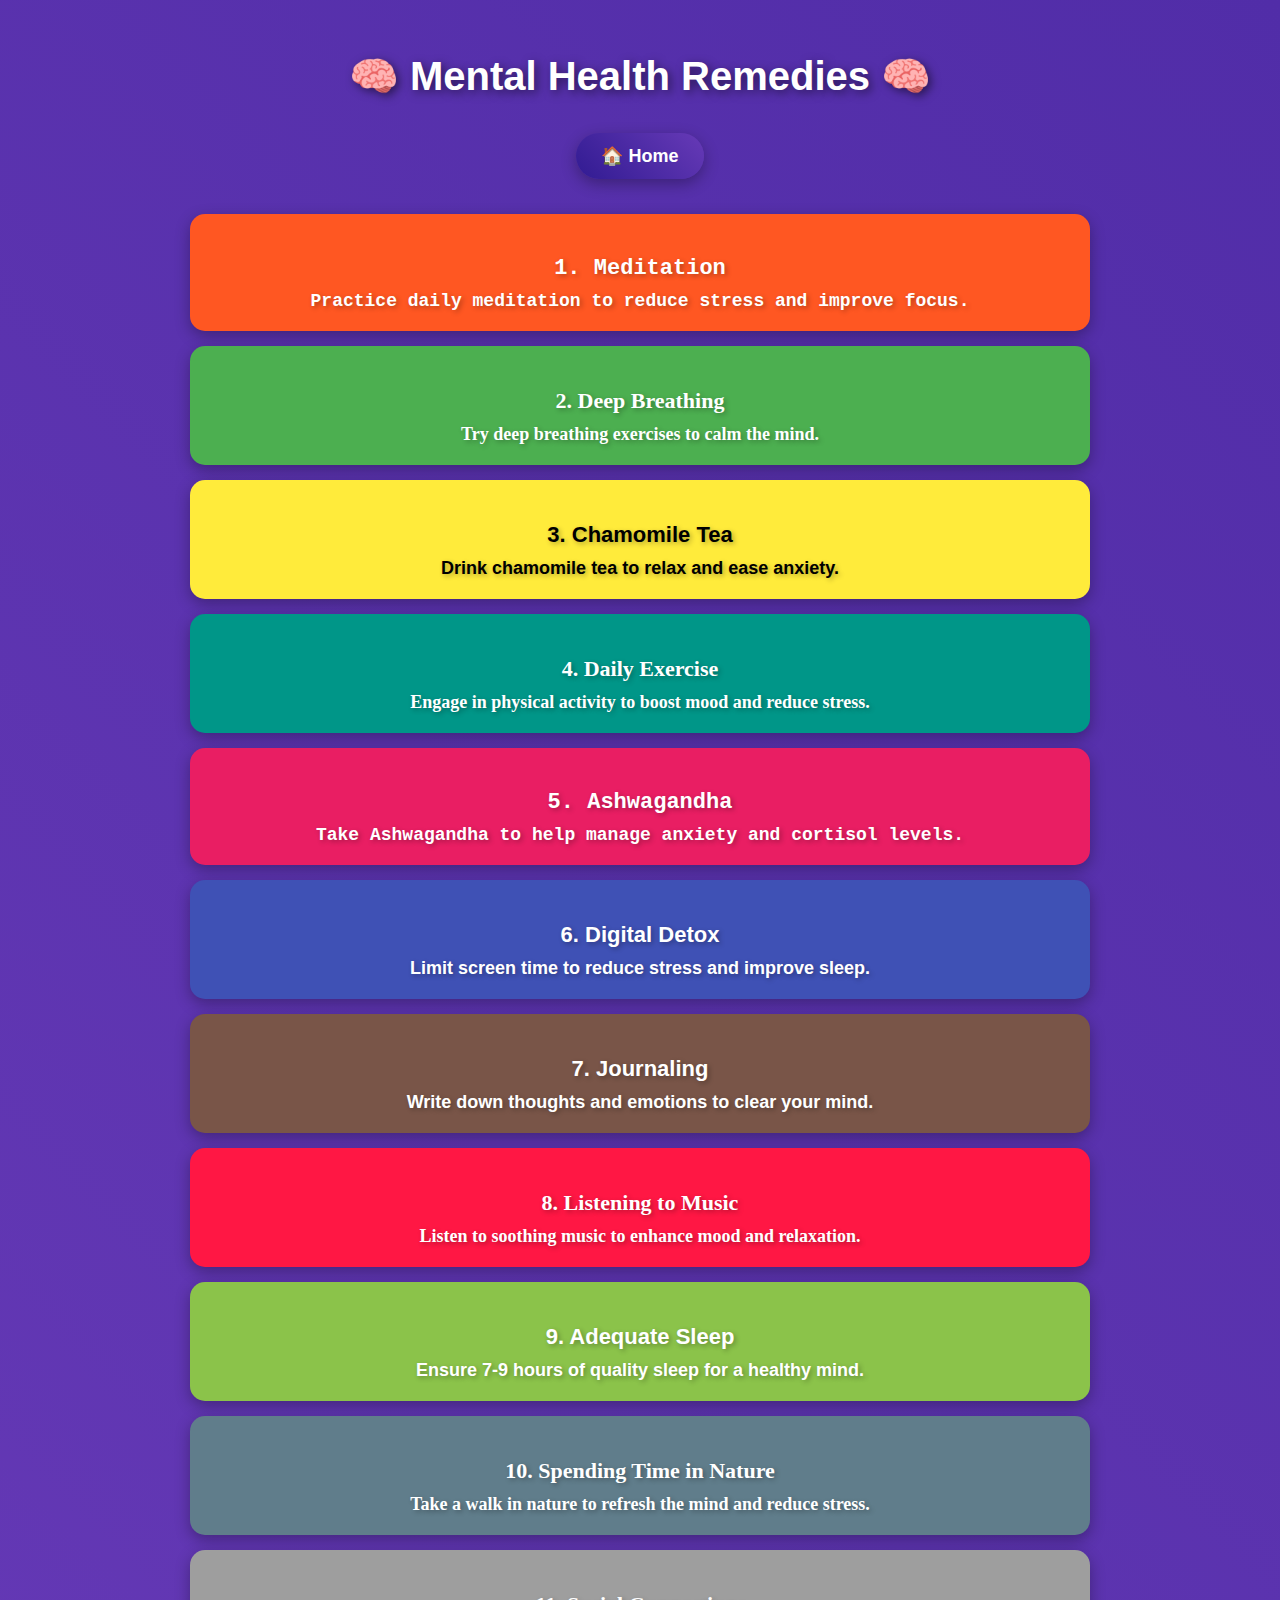
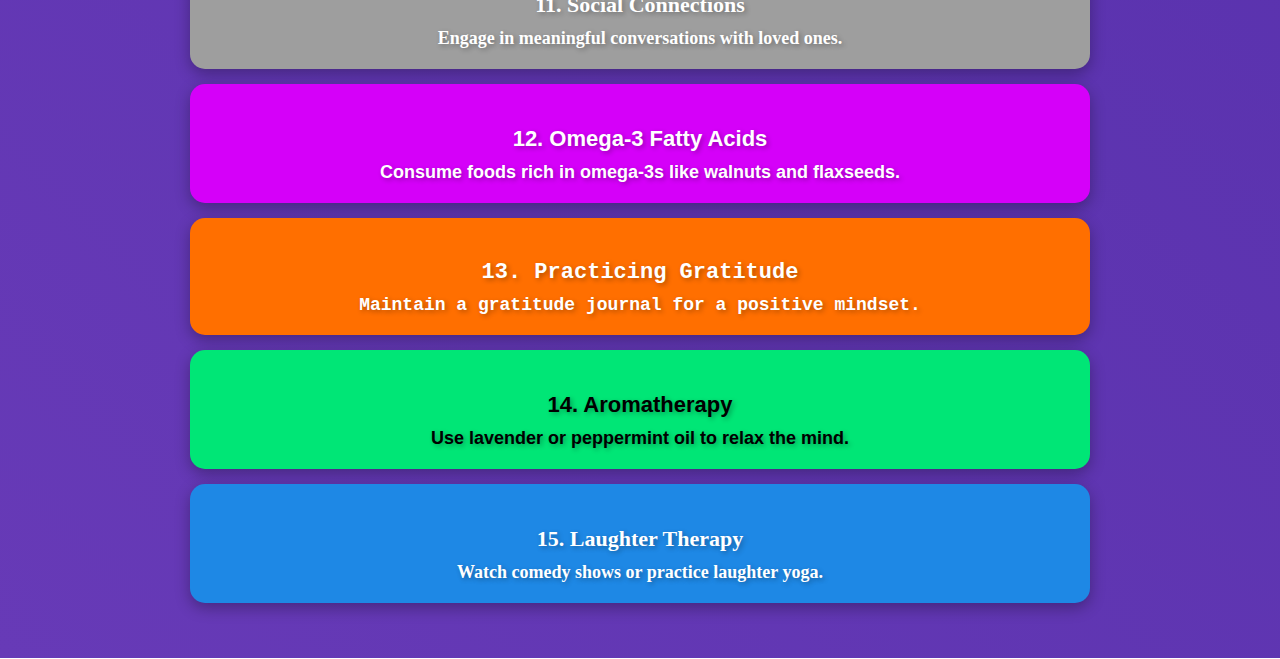
<file: remedy_mental.html>
<!DOCTYPE html>
<html lang="en">
<head>
    <meta charset="UTF-8">
    <meta name="viewport" content="width=device-width, initial-scale=1.0">
    <title>Mental Health Remedies</title>
    <link rel="stylesheet" href="styles.css">
    <style>
        body {
            background: linear-gradient(45deg, #673ab7, #512da8);
            font-family: 'Arial', sans-serif;
            text-align: center;
            padding: 20px;
            color: white;
        }
        h2 {
            font-size: 2.5rem;
            text-shadow: 3px 3px 10px rgba(0, 0, 0, 0.5);
        }
        .home {
            display: inline-block;
            background: linear-gradient(45deg, #311b92, #673ab7);
            color: white;
            padding: 12px 25px;
            text-decoration: none;
            border-radius: 30px;
            font-weight: bold;
            font-size: 18px;
            box-shadow: 0px 5px 15px rgba(0, 0, 0, 0.3);
            transition: 0.3s;
        }
        .home:hover {
            background: linear-gradient(45deg, #673ab7, #311b92);
            transform: scale(1.05);
        }
        .remedy-container {
            max-width: 900px;
            margin: auto;
            padding: 20px;
        }
        .remedy {
            padding: 20px;
            margin: 15px 0;
            border-radius: 15px;
            box-shadow: 0px 5px 15px rgba(0, 0, 0, 0.3);
            text-align: center;
            font-size: 18px;
            font-weight: bold;
            color: white;
            transition: 0.3s;
            transform: scale(1);
            text-shadow: 2px 2px 5px rgba(0, 0, 0, 0.3);
        }
        .remedy:hover {
            transform: scale(1.05);
            box-shadow: 0px 10px 20px rgba(0, 0, 0, 0.5);
        }
        /* Different styles for each remedy */
        .remedy:nth-child(1) { background: #ff5722; font-family: 'Courier New', monospace; } 
        .remedy:nth-child(2) { background: #4caf50; font-family: 'Georgia', serif; }
        .remedy:nth-child(3) { background: #ffeb3b; color: black; font-family: 'Verdana', sans-serif; }
        .remedy:nth-child(4) { background: #009688; font-family: 'Comic Sans MS', cursive; }
        .remedy:nth-child(5) { background: #e91e63; font-family: 'Lucida Console', monospace; }
        .remedy:nth-child(6) { background: #3f51b5; font-family: 'Arial Black', sans-serif; }
        .remedy:nth-child(7) { background: #795548; font-family: 'Tahoma', sans-serif; }
        .remedy:nth-child(8) { background: #ff1744; font-family: 'Times New Roman', serif; }
        .remedy:nth-child(9) { background: #8bc34a; font-family: 'Impact', sans-serif; }
        .remedy:nth-child(10) { background: #607d8b; font-family: 'Garamond', serif; }
        .remedy:nth-child(11) { background: #9e9e9e; font-family: 'Palatino Linotype', serif; }
        .remedy:nth-child(12) { background: #d500f9; font-family: 'Franklin Gothic Medium', sans-serif; }
        .remedy:nth-child(13) { background: #ff6f00; font-family: 'Courier', monospace; }
        .remedy:nth-child(14) { background: #00e676; color: black; font-family: 'Century Gothic', sans-serif; }
        .remedy:nth-child(15) { background: #1e88e5; font-family: 'Lucida Handwriting', cursive; }

        .remedy h3 {
            margin-bottom: 10px;
            font-size: 22px;
        }
        .remedy p {
            margin: 0;
            font-size: 18px;
        }
    </style>
</head>
<body>
    <h2>🧠 Mental Health Remedies 🧠</h2>
    <a href="index.html" class="home">🏠 Home</a>

    <div class="remedy-container">
        <div class="remedy">
            <h3>1. Meditation</h3>
            <p>Practice daily meditation to reduce stress and improve focus.</p>
        </div>

        <div class="remedy">
            <h3>2. Deep Breathing</h3>
            <p>Try deep breathing exercises to calm the mind.</p>
        </div>

        <div class="remedy">
            <h3>3. Chamomile Tea</h3>
            <p>Drink chamomile tea to relax and ease anxiety.</p>
        </div>

        <div class="remedy">
            <h3>4. Daily Exercise</h3>
            <p>Engage in physical activity to boost mood and reduce stress.</p>
        </div>

        <div class="remedy">
            <h3>5. Ashwagandha</h3>
            <p>Take Ashwagandha to help manage anxiety and cortisol levels.</p>
        </div>

        <div class="remedy">
            <h3>6. Digital Detox</h3>
            <p>Limit screen time to reduce stress and improve sleep.</p>
        </div>

        <div class="remedy">
            <h3>7. Journaling</h3>
            <p>Write down thoughts and emotions to clear your mind.</p>
        </div>

        <div class="remedy">
            <h3>8. Listening to Music</h3>
            <p>Listen to soothing music to enhance mood and relaxation.</p>
        </div>

        <div class="remedy">
            <h3>9. Adequate Sleep</h3>
            <p>Ensure 7-9 hours of quality sleep for a healthy mind.</p>
        </div>

        <div class="remedy">
            <h3>10. Spending Time in Nature</h3>
            <p>Take a walk in nature to refresh the mind and reduce stress.</p>
        </div>

        <div class="remedy">
            <h3>11. Social Connections</h3>
            <p>Engage in meaningful conversations with loved ones.</p>
        </div>

        <div class="remedy">
            <h3>12. Omega-3 Fatty Acids</h3>
            <p>Consume foods rich in omega-3s like walnuts and flaxseeds.</p>
        </div>

        <div class="remedy">
            <h3>13. Practicing Gratitude</h3>
            <p>Maintain a gratitude journal for a positive mindset.</p>
        </div>

        <div class="remedy">
            <h3>14. Aromatherapy</h3>
            <p>Use lavender or peppermint oil to relax the mind.</p>
        </div>

        <div class="remedy">
            <h3>15. Laughter Therapy</h3>
            <p>Watch comedy shows or practice laughter yoga.</p>
        </div>
    </div>
</body>
</html>
</file>
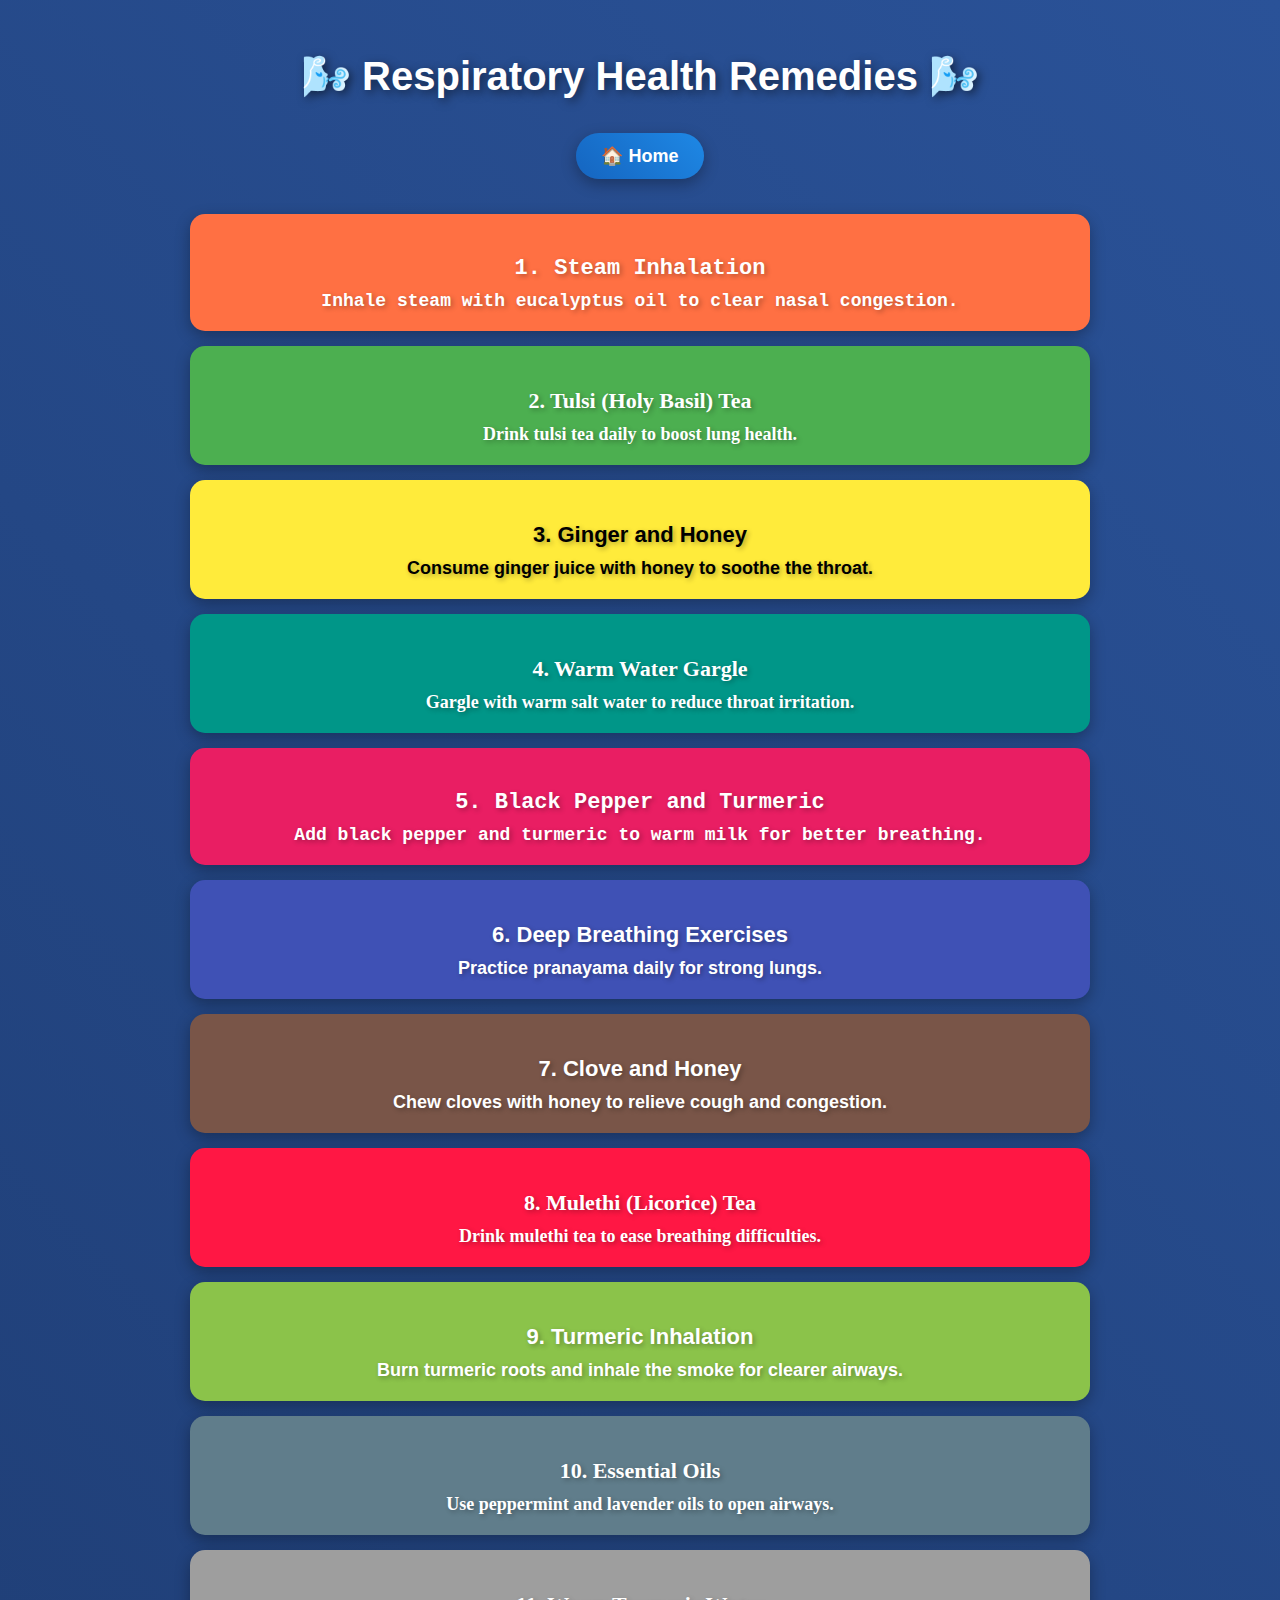
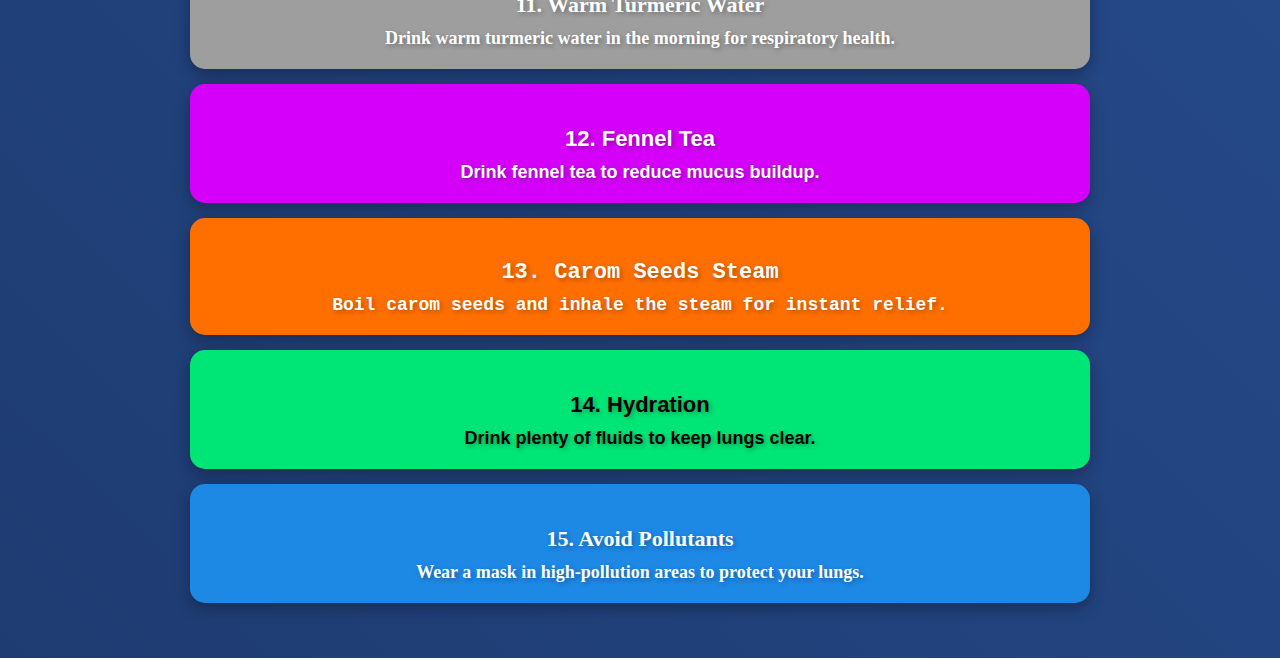
<file: remedy_respiratory.html>
<!DOCTYPE html>
<html lang="en">
<head>
    <meta charset="UTF-8">
    <meta name="viewport" content="width=device-width, initial-scale=1.0">
    <title>Respiratory Health Remedies</title>
    <link rel="stylesheet" href="styles.css">
    <style>
        body {
            background: linear-gradient(45deg, #1e3c72, #2a5298);
            font-family: 'Arial', sans-serif;
            text-align: center;
            padding: 20px;
            color: white;
        }
        h2 {
            font-size: 2.5rem;
            text-shadow: 3px 3px 10px rgba(0, 0, 0, 0.5);
        }
        .home {
            display: inline-block;
            background: linear-gradient(45deg, #1565c0, #1e88e5);
            color: white;
            padding: 12px 25px;
            text-decoration: none;
            border-radius: 30px;
            font-weight: bold;
            font-size: 18px;
            box-shadow: 0px 5px 15px rgba(0, 0, 0, 0.3);
            transition: 0.3s;
        }
        .home:hover {
            background: linear-gradient(45deg, #1e88e5, #1565c0);
            transform: scale(1.05);
        }
        .remedy-container {
            max-width: 900px;
            margin: auto;
            padding: 20px;
        }
        .remedy {
            padding: 20px;
            margin: 15px 0;
            border-radius: 15px;
            box-shadow: 0px 5px 15px rgba(0, 0, 0, 0.3);
            text-align: center;
            font-size: 18px;
            font-weight: bold;
            color: white;
            transition: 0.3s;
            transform: scale(1);
            text-shadow: 2px 2px 5px rgba(0, 0, 0, 0.3);
        }
        .remedy:hover {
            transform: scale(1.05);
            box-shadow: 0px 10px 20px rgba(0, 0, 0, 0.5);
        }
        /* Unique styles for each remedy */
        .remedy:nth-child(1) { background: #ff7043; font-family: 'Courier New', monospace; } 
        .remedy:nth-child(2) { background: #4caf50; font-family: 'Georgia', serif; }
        .remedy:nth-child(3) { background: #ffeb3b; color: black; font-family: 'Verdana', sans-serif; }
        .remedy:nth-child(4) { background: #009688; font-family: 'Comic Sans MS', cursive; }
        .remedy:nth-child(5) { background: #e91e63; font-family: 'Lucida Console', monospace; }
        .remedy:nth-child(6) { background: #3f51b5; font-family: 'Arial Black', sans-serif; }
        .remedy:nth-child(7) { background: #795548; font-family: 'Tahoma', sans-serif; }
        .remedy:nth-child(8) { background: #ff1744; font-family: 'Times New Roman', serif; }
        .remedy:nth-child(9) { background: #8bc34a; font-family: 'Impact', sans-serif; }
        .remedy:nth-child(10) { background: #607d8b; font-family: 'Garamond', serif; }
        .remedy:nth-child(11) { background: #9e9e9e; font-family: 'Palatino Linotype', serif; }
        .remedy:nth-child(12) { background: #d500f9; font-family: 'Franklin Gothic Medium', sans-serif; }
        .remedy:nth-child(13) { background: #ff6f00; font-family: 'Courier', monospace; }
        .remedy:nth-child(14) { background: #00e676; color: black; font-family: 'Century Gothic', sans-serif; }
        .remedy:nth-child(15) { background: #1e88e5; font-family: 'Lucida Handwriting', cursive; }

        .remedy h3 {
            margin-bottom: 10px;
            font-size: 22px;
        }
        .remedy p {
            margin: 0;
            font-size: 18px;
        }
    </style>
</head>
<body>
    <h2>🌬️ Respiratory Health Remedies 🌬️</h2>
    <a href="index.html" class="home">🏠 Home</a>

    <div class="remedy-container">
        <div class="remedy">
            <h3>1. Steam Inhalation</h3>
            <p>Inhale steam with eucalyptus oil to clear nasal congestion.</p>
        </div>

        <div class="remedy">
            <h3>2. Tulsi (Holy Basil) Tea</h3>
            <p>Drink tulsi tea daily to boost lung health.</p>
        </div>

        <div class="remedy">
            <h3>3. Ginger and Honey</h3>
            <p>Consume ginger juice with honey to soothe the throat.</p>
        </div>

        <div class="remedy">
            <h3>4. Warm Water Gargle</h3>
            <p>Gargle with warm salt water to reduce throat irritation.</p>
        </div>

        <div class="remedy">
            <h3>5. Black Pepper and Turmeric</h3>
            <p>Add black pepper and turmeric to warm milk for better breathing.</p>
        </div>

        <div class="remedy">
            <h3>6. Deep Breathing Exercises</h3>
            <p>Practice pranayama daily for strong lungs.</p>
        </div>

        <div class="remedy">
            <h3>7. Clove and Honey</h3>
            <p>Chew cloves with honey to relieve cough and congestion.</p>
        </div>

        <div class="remedy">
            <h3>8. Mulethi (Licorice) Tea</h3>
            <p>Drink mulethi tea to ease breathing difficulties.</p>
        </div>

        <div class="remedy">
            <h3>9. Turmeric Inhalation</h3>
            <p>Burn turmeric roots and inhale the smoke for clearer airways.</p>
        </div>

        <div class="remedy">
            <h3>10. Essential Oils</h3>
            <p>Use peppermint and lavender oils to open airways.</p>
        </div>

        <div class="remedy">
            <h3>11. Warm Turmeric Water</h3>
            <p>Drink warm turmeric water in the morning for respiratory health.</p>
        </div>

        <div class="remedy">
            <h3>12. Fennel Tea</h3>
            <p>Drink fennel tea to reduce mucus buildup.</p>
        </div>

        <div class="remedy">
            <h3>13. Carom Seeds Steam</h3>
            <p>Boil carom seeds and inhale the steam for instant relief.</p>
        </div>

        <div class="remedy">
            <h3>14. Hydration</h3>
            <p>Drink plenty of fluids to keep lungs clear.</p>
        </div>

        <div class="remedy">
            <h3>15. Avoid Pollutants</h3>
            <p>Wear a mask in high-pollution areas to protect your lungs.</p>
        </div>
    </div>
</body>
</html>
</file>
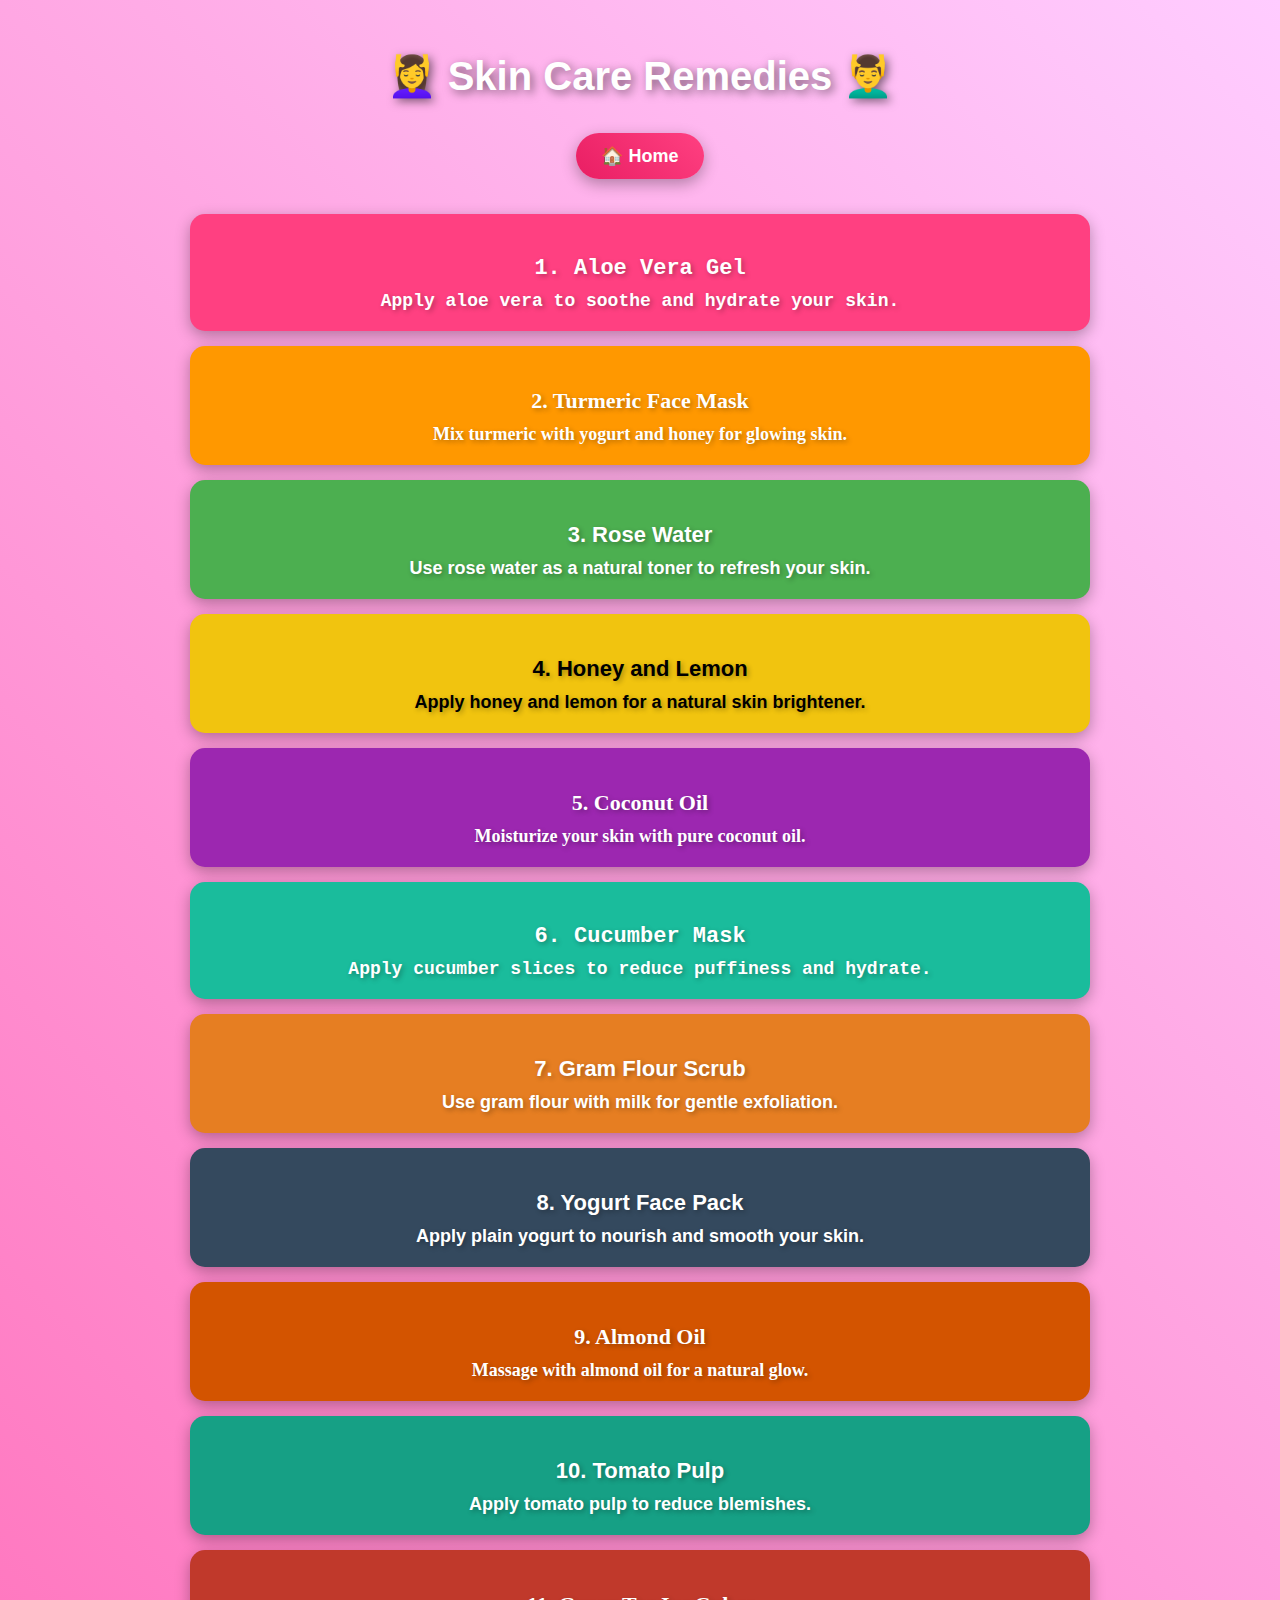
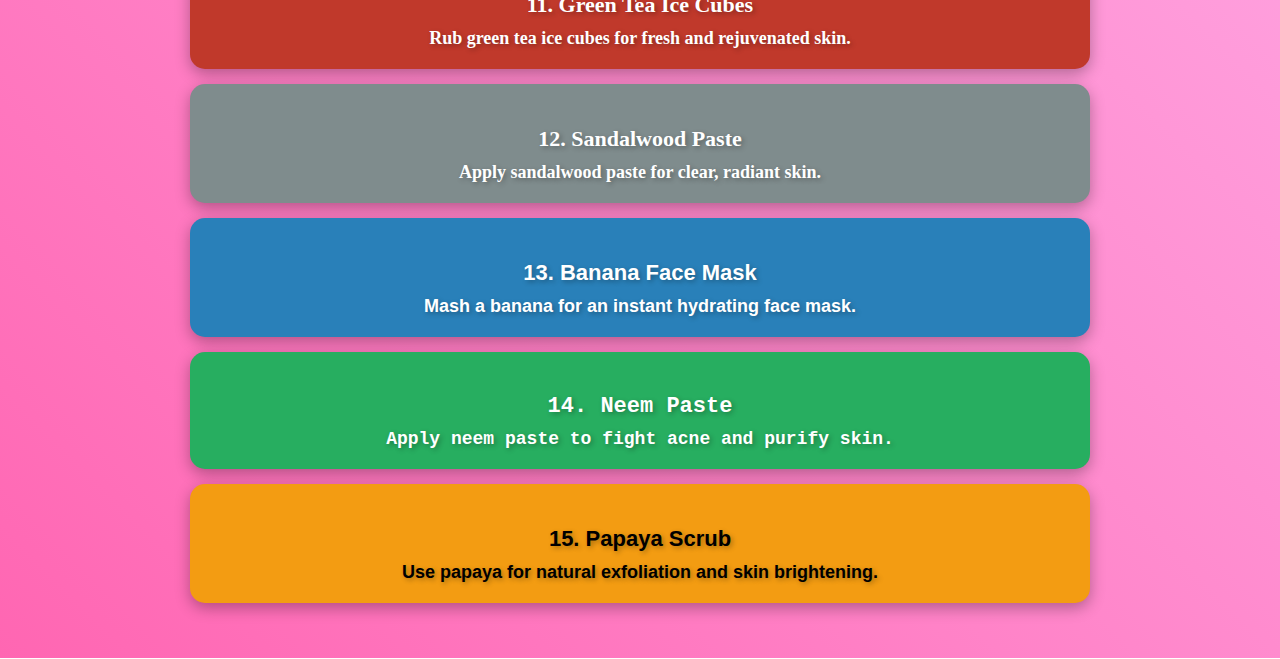
<file: remedy_skin.html>
<!DOCTYPE html>
<html lang="en">
<head>
    <meta charset="UTF-8">
    <meta name="viewport" content="width=device-width, initial-scale=1.0">
    <title>Skin Care Remedies</title>
    <link rel="stylesheet" href="styles.css">
    <style>
        body {
            background: linear-gradient(45deg, #ff66b2, #ffccff);
            font-family: 'Arial', sans-serif;
            text-align: center;
            padding: 20px;
            color: white;
        }
        h2 {
            font-size: 2.5rem;
            text-shadow: 3px 3px 10px rgba(0, 0, 0, 0.5);
        }
        .home {
            display: inline-block;
            background: linear-gradient(45deg, #e91e63, #ff4081);
            color: white;
            padding: 12px 25px;
            text-decoration: none;
            border-radius: 30px;
            font-weight: bold;
            font-size: 18px;
            box-shadow: 0px 5px 15px rgba(0, 0, 0, 0.3);
            transition: 0.3s;
        }
        .home:hover {
            background: linear-gradient(45deg, #ff4081, #e91e63);
            transform: scale(1.05);
        }
        .remedy-container {
            max-width: 900px;
            margin: auto;
            padding: 20px;
        }
        .remedy {
            padding: 20px;
            margin: 15px 0;
            border-radius: 15px;
            box-shadow: 0px 5px 15px rgba(0, 0, 0, 0.3);
            text-align: center;
            font-size: 18px;
            font-weight: bold;
            color: white;
            transition: 0.3s;
            transform: scale(1);
            text-shadow: 2px 2px 5px rgba(0, 0, 0, 0.3);
        }
        .remedy:hover {
            transform: scale(1.05);
            box-shadow: 0px 10px 20px rgba(0, 0, 0, 0.5);
        }
        /* Different styles for each remedy */
        .remedy:nth-child(1) { background: #ff4081; font-family: 'Courier New', monospace; } 
        .remedy:nth-child(2) { background: #ff9800; font-family: 'Georgia', serif; }
        .remedy:nth-child(3) { background: #4caf50; font-family: 'Verdana', sans-serif; }
        .remedy:nth-child(4) { background: #f1c40f; color: black; font-family: 'Trebuchet MS', sans-serif; }
        .remedy:nth-child(5) { background: #9c27b0; font-family: 'Comic Sans MS', cursive; }
        .remedy:nth-child(6) { background: #1abc9c; font-family: 'Lucida Console', monospace; }
        .remedy:nth-child(7) { background: #e67e22; font-family: 'Arial Black', sans-serif; }
        .remedy:nth-child(8) { background: #34495e; font-family: 'Tahoma', sans-serif; }
        .remedy:nth-child(9) { background: #d35400; font-family: 'Times New Roman', serif; }
        .remedy:nth-child(10) { background: #16a085; font-family: 'Impact', sans-serif; }
        .remedy:nth-child(11) { background: #c0392b; font-family: 'Garamond', serif; }
        .remedy:nth-child(12) { background: #7f8c8d; font-family: 'Palatino Linotype', serif; }
        .remedy:nth-child(13) { background: #2980b9; font-family: 'Franklin Gothic Medium', sans-serif; }
        .remedy:nth-child(14) { background: #27ae60; font-family: 'Courier', monospace; }
        .remedy:nth-child(15) { background: #f39c12; color: black; font-family: 'Century Gothic', sans-serif; }

        .remedy h3 {
            margin-bottom: 10px;
            font-size: 22px;
        }
        .remedy p {
            margin: 0;
            font-size: 18px;
        }
    </style>
</head>
<body>
    <h2>💆‍♀️ Skin Care Remedies 💆‍♂️</h2>
    <a href="index.html" class="home">🏠 Home</a>

    <div class="remedy-container">
        <div class="remedy">
            <h3>1. Aloe Vera Gel</h3>
            <p>Apply aloe vera to soothe and hydrate your skin.</p>
        </div>

        <div class="remedy">
            <h3>2. Turmeric Face Mask</h3>
            <p>Mix turmeric with yogurt and honey for glowing skin.</p>
        </div>

        <div class="remedy">
            <h3>3. Rose Water</h3>
            <p>Use rose water as a natural toner to refresh your skin.</p>
        </div>

        <div class="remedy">
            <h3>4. Honey and Lemon</h3>
            <p>Apply honey and lemon for a natural skin brightener.</p>
        </div>

        <div class="remedy">
            <h3>5. Coconut Oil</h3>
            <p>Moisturize your skin with pure coconut oil.</p>
        </div>

        <div class="remedy">
            <h3>6. Cucumber Mask</h3>
            <p>Apply cucumber slices to reduce puffiness and hydrate.</p>
        </div>

        <div class="remedy">
            <h3>7. Gram Flour Scrub</h3>
            <p>Use gram flour with milk for gentle exfoliation.</p>
        </div>

        <div class="remedy">
            <h3>8. Yogurt Face Pack</h3>
            <p>Apply plain yogurt to nourish and smooth your skin.</p>
        </div>

        <div class="remedy">
            <h3>9. Almond Oil</h3>
            <p>Massage with almond oil for a natural glow.</p>
        </div>

        <div class="remedy">
            <h3>10. Tomato Pulp</h3>
            <p>Apply tomato pulp to reduce blemishes.</p>
        </div>

        <div class="remedy">
            <h3>11. Green Tea Ice Cubes</h3>
            <p>Rub green tea ice cubes for fresh and rejuvenated skin.</p>
        </div>

        <div class="remedy">
            <h3>12. Sandalwood Paste</h3>
            <p>Apply sandalwood paste for clear, radiant skin.</p>
        </div>

        <div class="remedy">
            <h3>13. Banana Face Mask</h3>
            <p>Mash a banana for an instant hydrating face mask.</p>
        </div>

        <div class="remedy">
            <h3>14. Neem Paste</h3>
            <p>Apply neem paste to fight acne and purify skin.</p>
        </div>

        <div class="remedy">
            <h3>15. Papaya Scrub</h3>
            <p>Use papaya for natural exfoliation and skin brightening.</p>
        </div>
    </div>
</body>
</html>
</file>
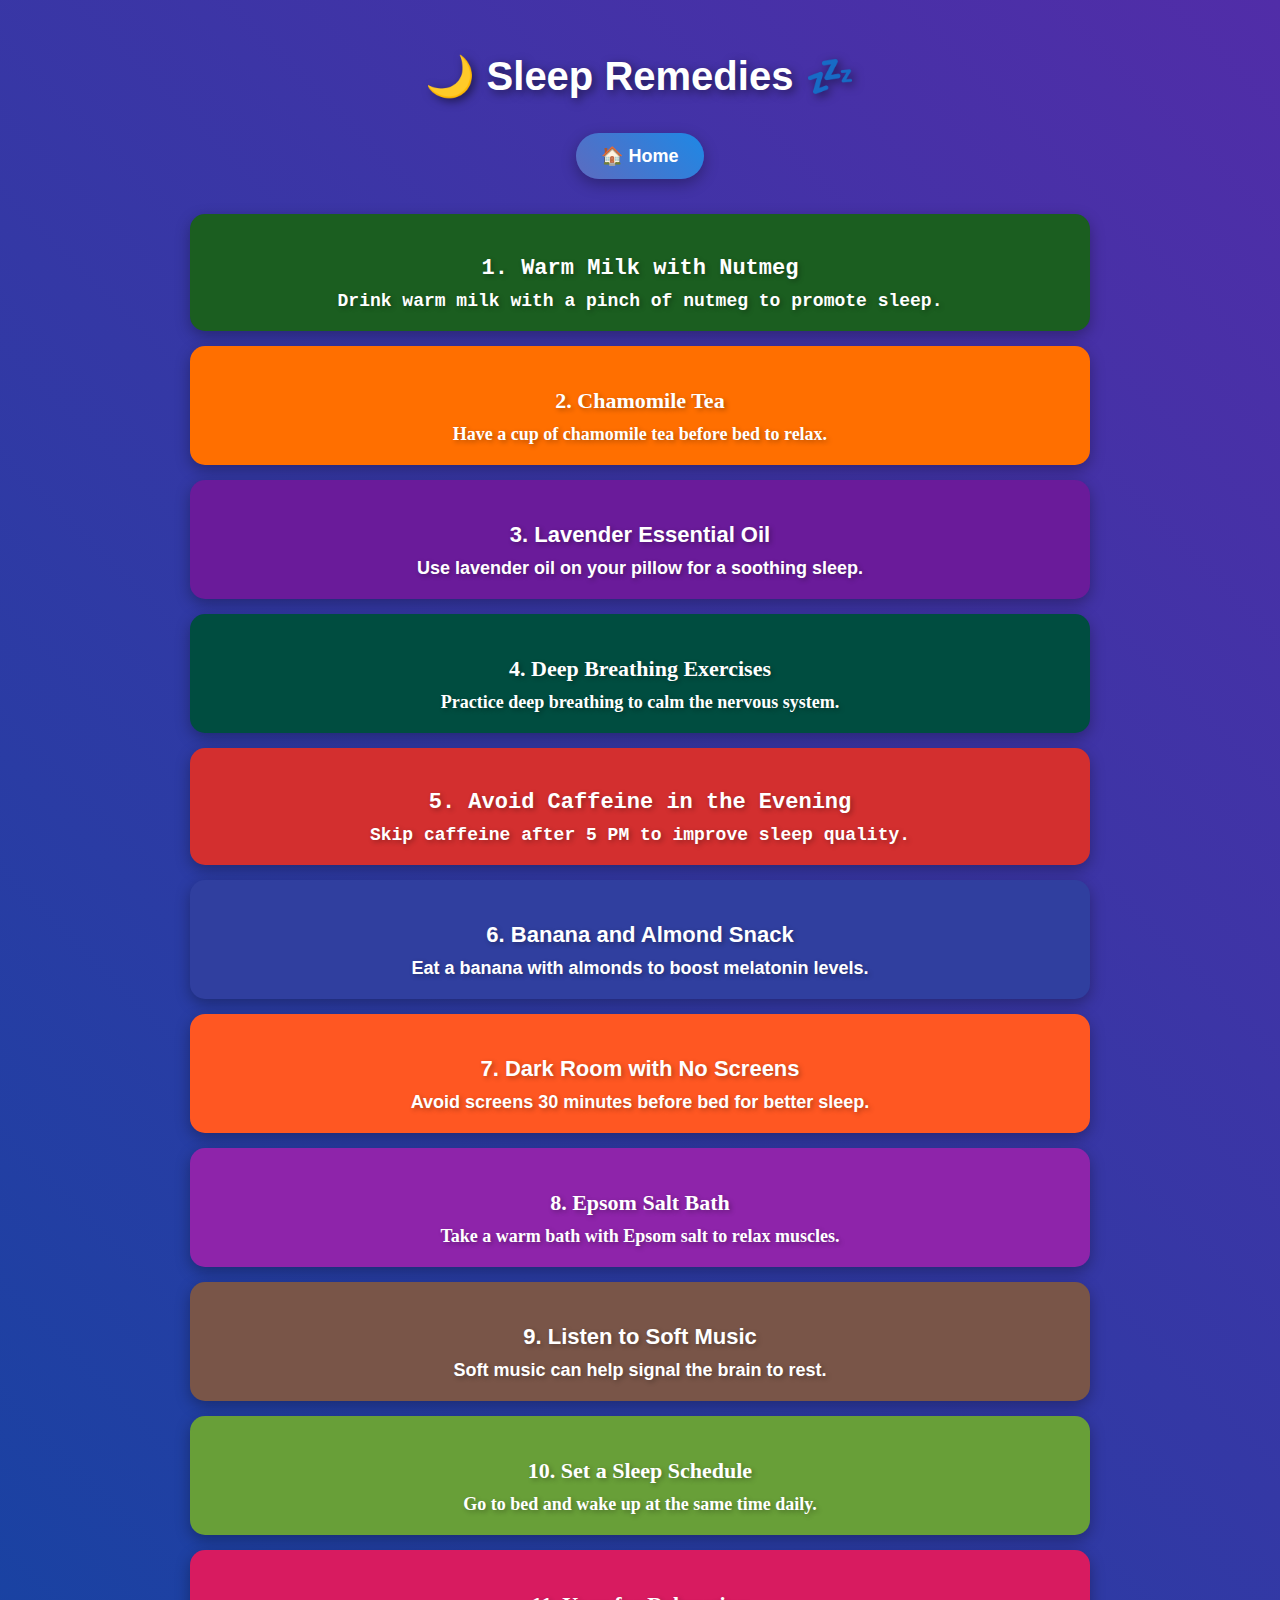
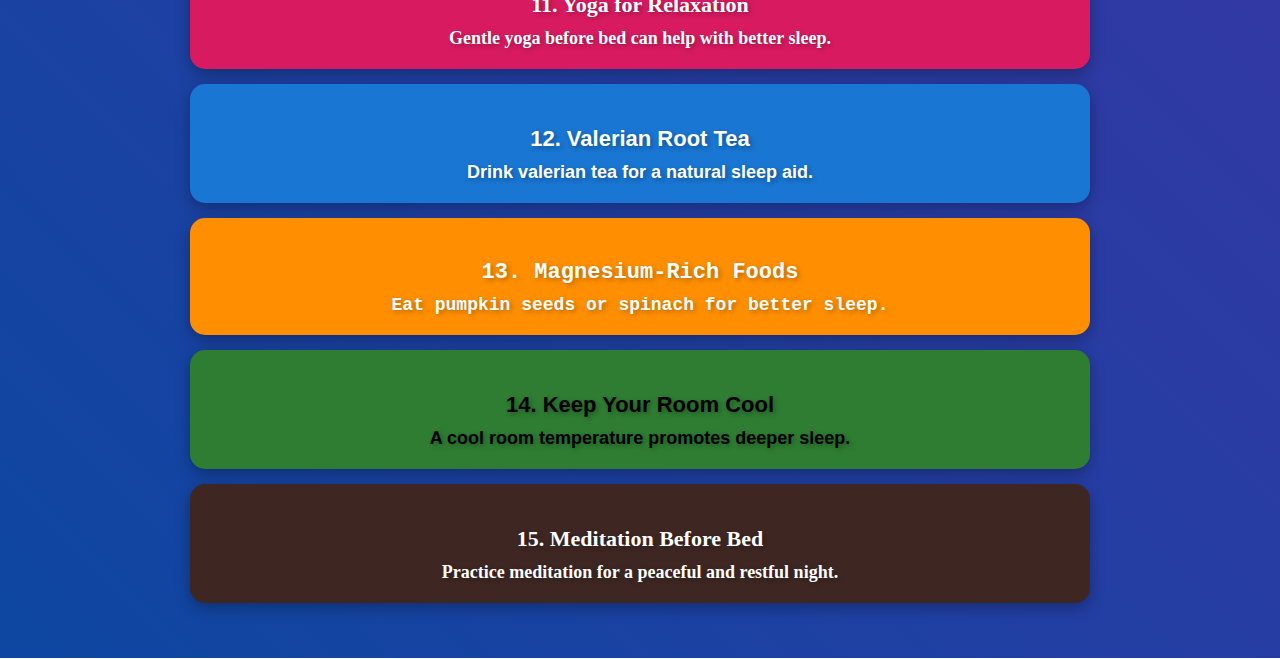
<file: remedy_sleep.html>
<!DOCTYPE html>
<html lang="en">
<head>
    <meta charset="UTF-8">
    <meta name="viewport" content="width=device-width, initial-scale=1.0">
    <title>Sleep Remedies</title>
    <link rel="stylesheet" href="styles.css">
    <style>
        body {
            background: linear-gradient(45deg, #0d47a1, #512da8);
            font-family: 'Arial', sans-serif;
            text-align: center;
            padding: 20px;
            color: white;
        }
        h2 {
            font-size: 2.5rem;
            text-shadow: 3px 3px 10px rgba(0, 0, 0, 0.5);
        }
        .home {
            display: inline-block;
            background: linear-gradient(45deg, #5c6bc0, #1e88e5);
            color: white;
            padding: 12px 25px;
            text-decoration: none;
            border-radius: 30px;
            font-weight: bold;
            font-size: 18px;
            box-shadow: 0px 5px 15px rgba(0, 0, 0, 0.3);
            transition: 0.3s;
        }
        .home:hover {
            background: linear-gradient(45deg, #1e88e5, #5c6bc0);
            transform: scale(1.05);
        }
        .remedy-container {
            max-width: 900px;
            margin: auto;
            padding: 20px;
        }
        .remedy {
            padding: 20px;
            margin: 15px 0;
            border-radius: 15px;
            box-shadow: 0px 5px 15px rgba(0, 0, 0, 0.3);
            text-align: center;
            font-size: 18px;
            font-weight: bold;
            color: white;
            transition: 0.3s;
            transform: scale(1);
            text-shadow: 2px 2px 5px rgba(0, 0, 0, 0.3);
        }
        .remedy:hover {
            transform: scale(1.05);
            box-shadow: 0px 10px 20px rgba(0, 0, 0, 0.5);
        }
        /* Unique styles for each remedy */
        .remedy:nth-child(1) { background: #1b5e20; font-family: 'Courier New', monospace; } 
        .remedy:nth-child(2) { background: #ff6f00; font-family: 'Georgia', serif; }
        .remedy:nth-child(3) { background: #6a1b9a; font-family: 'Verdana', sans-serif; }
        .remedy:nth-child(4) { background: #004d40; font-family: 'Comic Sans MS', cursive; }
        .remedy:nth-child(5) { background: #d32f2f; font-family: 'Lucida Console', monospace; }
        .remedy:nth-child(6) { background: #303f9f; font-family: 'Arial Black', sans-serif; }
        .remedy:nth-child(7) { background: #ff5722; font-family: 'Tahoma', sans-serif; }
        .remedy:nth-child(8) { background: #8e24aa; font-family: 'Times New Roman', serif; }
        .remedy:nth-child(9) { background: #795548; font-family: 'Impact', sans-serif; }
        .remedy:nth-child(10) { background: #689f38; font-family: 'Garamond', serif; }
        .remedy:nth-child(11) { background: #d81b60; font-family: 'Palatino Linotype', serif; }
        .remedy:nth-child(12) { background: #1976d2; font-family: 'Franklin Gothic Medium', sans-serif; }
        .remedy:nth-child(13) { background: #ff8f00; font-family: 'Courier', monospace; }
        .remedy:nth-child(14) { background: #2e7d32; color: black; font-family: 'Century Gothic', sans-serif; }
        .remedy:nth-child(15) { background: #3e2723; font-family: 'Lucida Handwriting', cursive; }

        .remedy h3 {
            margin-bottom: 10px;
            font-size: 22px;
        }
        .remedy p {
            margin: 0;
            font-size: 18px;
        }
    </style>
</head>
<body>
    <h2>🌙 Sleep Remedies 💤</h2>
    <a href="index.html" class="home">🏠 Home</a>

    <div class="remedy-container">
        <div class="remedy">
            <h3>1. Warm Milk with Nutmeg</h3>
            <p>Drink warm milk with a pinch of nutmeg to promote sleep.</p>
        </div>

        <div class="remedy">
            <h3>2. Chamomile Tea</h3>
            <p>Have a cup of chamomile tea before bed to relax.</p>
        </div>

        <div class="remedy">
            <h3>3. Lavender Essential Oil</h3>
            <p>Use lavender oil on your pillow for a soothing sleep.</p>
        </div>

        <div class="remedy">
            <h3>4. Deep Breathing Exercises</h3>
            <p>Practice deep breathing to calm the nervous system.</p>
        </div>

        <div class="remedy">
            <h3>5. Avoid Caffeine in the Evening</h3>
            <p>Skip caffeine after 5 PM to improve sleep quality.</p>
        </div>

        <div class="remedy">
            <h3>6. Banana and Almond Snack</h3>
            <p>Eat a banana with almonds to boost melatonin levels.</p>
        </div>

        <div class="remedy">
            <h3>7. Dark Room with No Screens</h3>
            <p>Avoid screens 30 minutes before bed for better sleep.</p>
        </div>

        <div class="remedy">
            <h3>8. Epsom Salt Bath</h3>
            <p>Take a warm bath with Epsom salt to relax muscles.</p>
        </div>

        <div class="remedy">
            <h3>9. Listen to Soft Music</h3>
            <p>Soft music can help signal the brain to rest.</p>
        </div>

        <div class="remedy">
            <h3>10. Set a Sleep Schedule</h3>
            <p>Go to bed and wake up at the same time daily.</p>
        </div>

        <div class="remedy">
            <h3>11. Yoga for Relaxation</h3>
            <p>Gentle yoga before bed can help with better sleep.</p>
        </div>

        <div class="remedy">
            <h3>12. Valerian Root Tea</h3>
            <p>Drink valerian tea for a natural sleep aid.</p>
        </div>

        <div class="remedy">
            <h3>13. Magnesium-Rich Foods</h3>
            <p>Eat pumpkin seeds or spinach for better sleep.</p>
        </div>

        <div class="remedy">
            <h3>14. Keep Your Room Cool</h3>
            <p>A cool room temperature promotes deeper sleep.</p>
        </div>

        <div class="remedy">
            <h3>15. Meditation Before Bed</h3>
            <p>Practice meditation for a peaceful and restful night.</p>
        </div>
    </div>
</body>
</html>
</file>
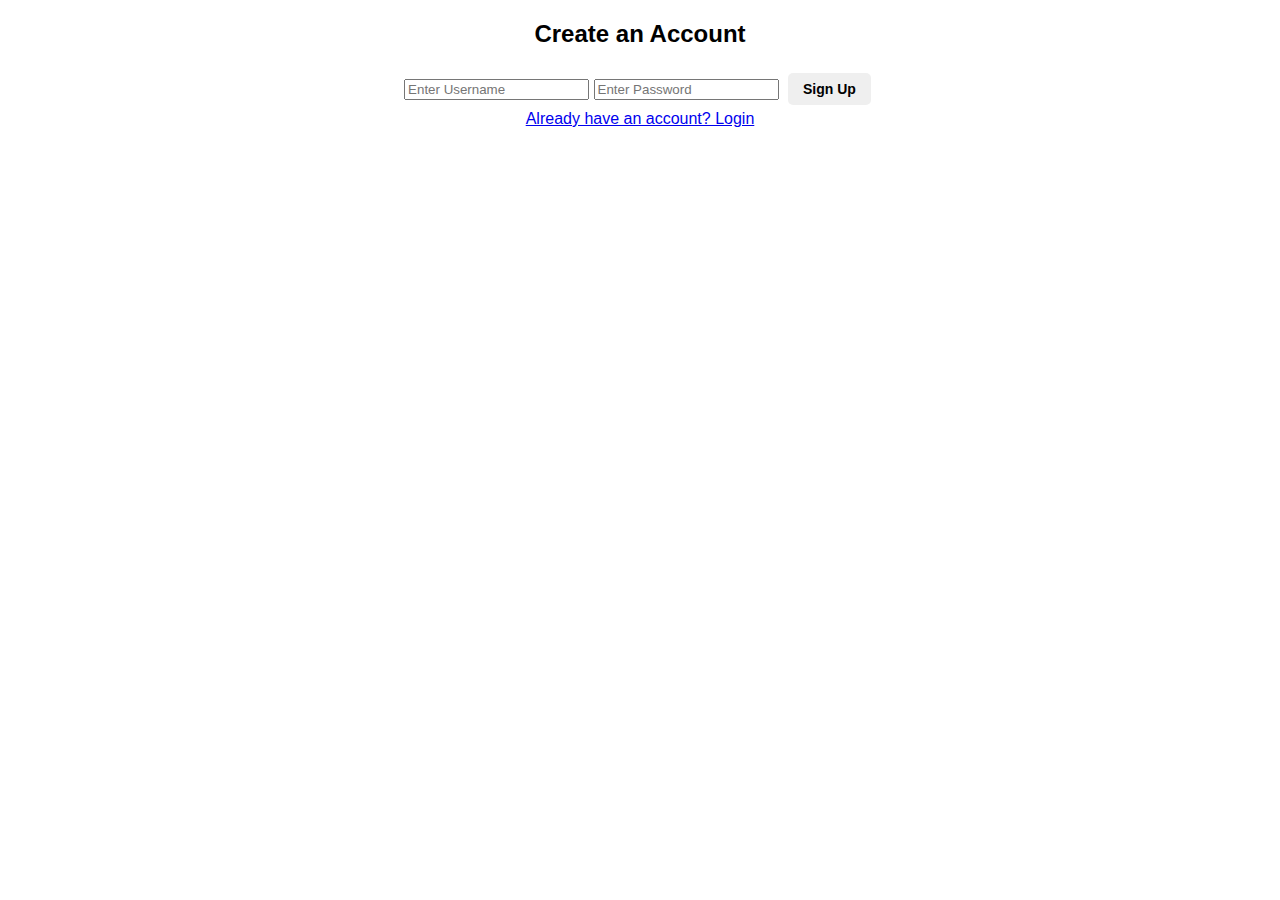
<file: signup.html>
<!DOCTYPE html>
<html lang="en">
<head>
    <meta charset="UTF-8">
    <meta name="viewport" content="width=device-width, initial-scale=1.0">
    <title>Sign Up - AyurEase</title>
    <link rel="stylesheet" href="styles.css">
</head>
<body>

    <div class="container">
        <h2>Create an Account</h2>
        <form id="signup-form">
            <input type="text" id="signup-username" placeholder="Enter Username" required>
            <input type="password" id="signup-password" placeholder="Enter Password" required>
            <button type="submit" class="btn">Sign Up</button>
        </form>
        <a href="login.html" class="btn-link">Already have an account? Login</a>
    </div>

    <script src="signup.js"></script>

</body>
</html>
</file>
<file: styles.css>
/* General Styles */
body {
    font-family: Arial, sans-serif;
    text-align: center;
    background: white;
    color: black;
    margin: 0;
    padding: 0;
}

/* Header */
header {
    background: #222;
    padding: 15px;
    color: white;
    font-size: 22px;
    text-align: center;
}

/* Buttons (Small, Clickable, and Horizontally Aligned) */
button, .btn {
    display: inline-block;
    padding: 8px 15px;  /* Smaller size */
    margin: 5px;  /* Less spacing */
    font-size: 14px;  /* Smaller font */
    font-weight: bold;
    border: none;
    border-radius: 5px;
    cursor: pointer;
    text-decoration: none;
    transition: background 0.3s ease-in-out;
}

/* Different colors for buttons */
.category-btn {
    background: #4CAF50; /* Green */
    color: white;
}

.logout-btn {
    background: #d9534f; /* Red */
    color: white;
}

.remedy-btn {
    background: #ff9800; /* Orange */
    color: white;
}

.category-btn:hover {
    background: #388E3C;
}

.logout-btn:hover {
    background: #c9302c;
}

.remedy-btn:hover {
    background: #f57c00;
}

/* Centering Button Section */
.category-list {
    display: flex;
    flex-wrap: wrap;
    justify-content: center;
    gap: 10px;
}

/* Footer */
footer {
    background: #222;
    padding: 10px;
    color: white;
    margin-top: 20px;
    text-align: center;
}
</file>
